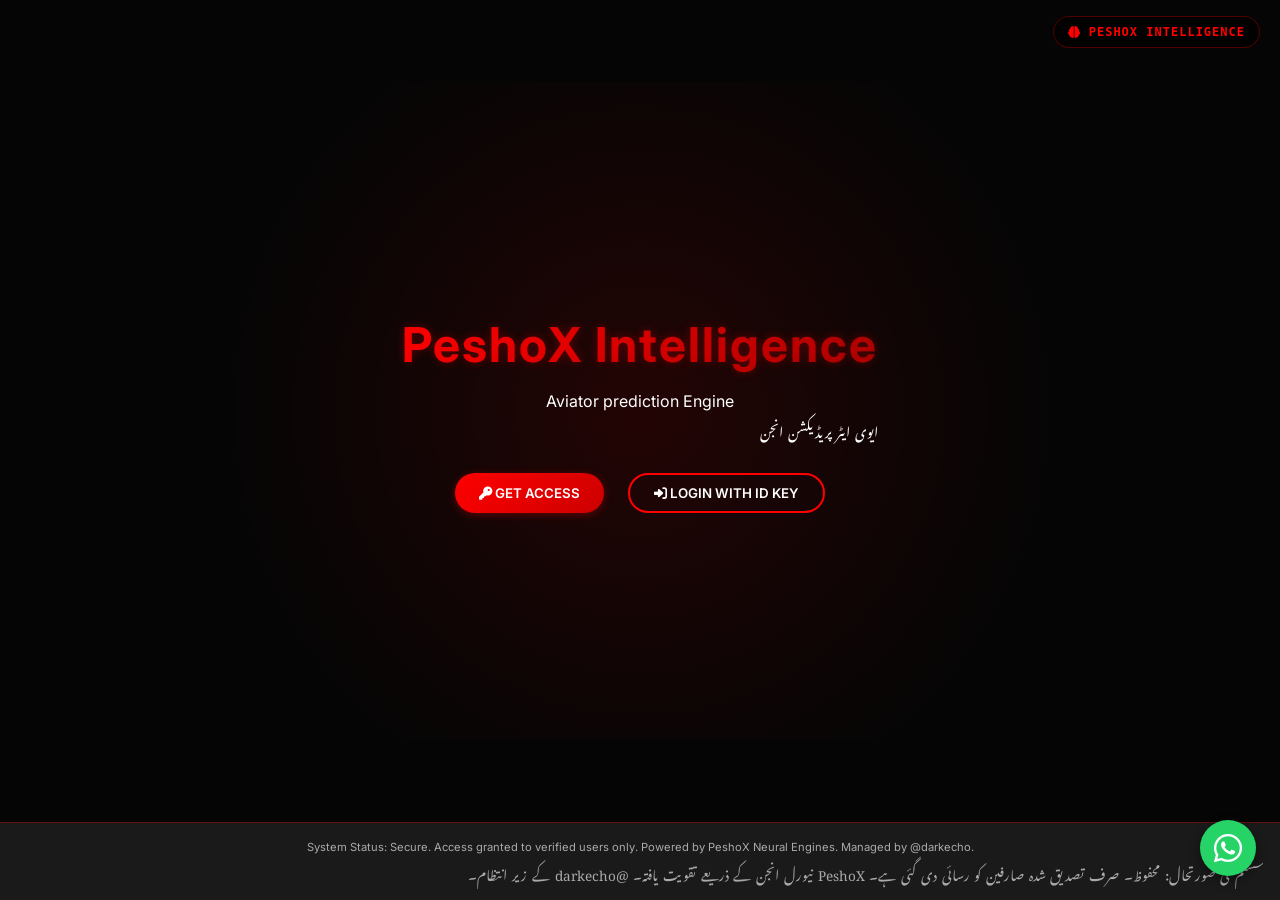
<file: index.html>
<!DOCTYPE html>
<html lang="en">
<head>
    <meta charset="UTF-8">
    <meta name="viewport" content="width=device-width, initial-scale=1.0, user-scalable=yes">
    <title>PeshoX Intelligence| Entry Portal</title>
    <!-- Global assets (absolute paths) -->
    <link rel="stylesheet" href="/assets/css/global.css">
    <link rel="stylesheet" href="https://cdnjs.cloudflare.com/ajax/libs/font-awesome/6.5.1/css/all.min.css">
    <!-- Page-specific CSS -->
    <link rel="stylesheet" href="index.css">
    <!-- Global JS -->
    <script src="/assets/js/global.js" defer></script>
    <!-- Page-specific JS -->
    <script src="index.js" defer></script>
</head>
<body>
    <div class="main-content landing-container">
        <div class="hero-glow"></div>
        <div class="hero-content">
            <h1 class="main-title">PeshoX Intelligence</h1>
            <div class="bilingual">
                <span class="english-text">Aviator prediction Engine</span>
                <span class="urdu-text">ایوی ایٹر پریڈیکشن انجن</span>
            </div>
            <div class="button-group">
                <button id="getAccessBtn" class="btn-primary">
                    <i class="fas fa-key"></i> GET ACCESS
                </button>
                <button id="loginBtn" class="btn-secondary">
                    <i class="fas fa-sign-in-alt"></i> LOGIN WITH ID KEY
                </button>
            </div>
        </div>
    </div>
</body>
</html>
</file>
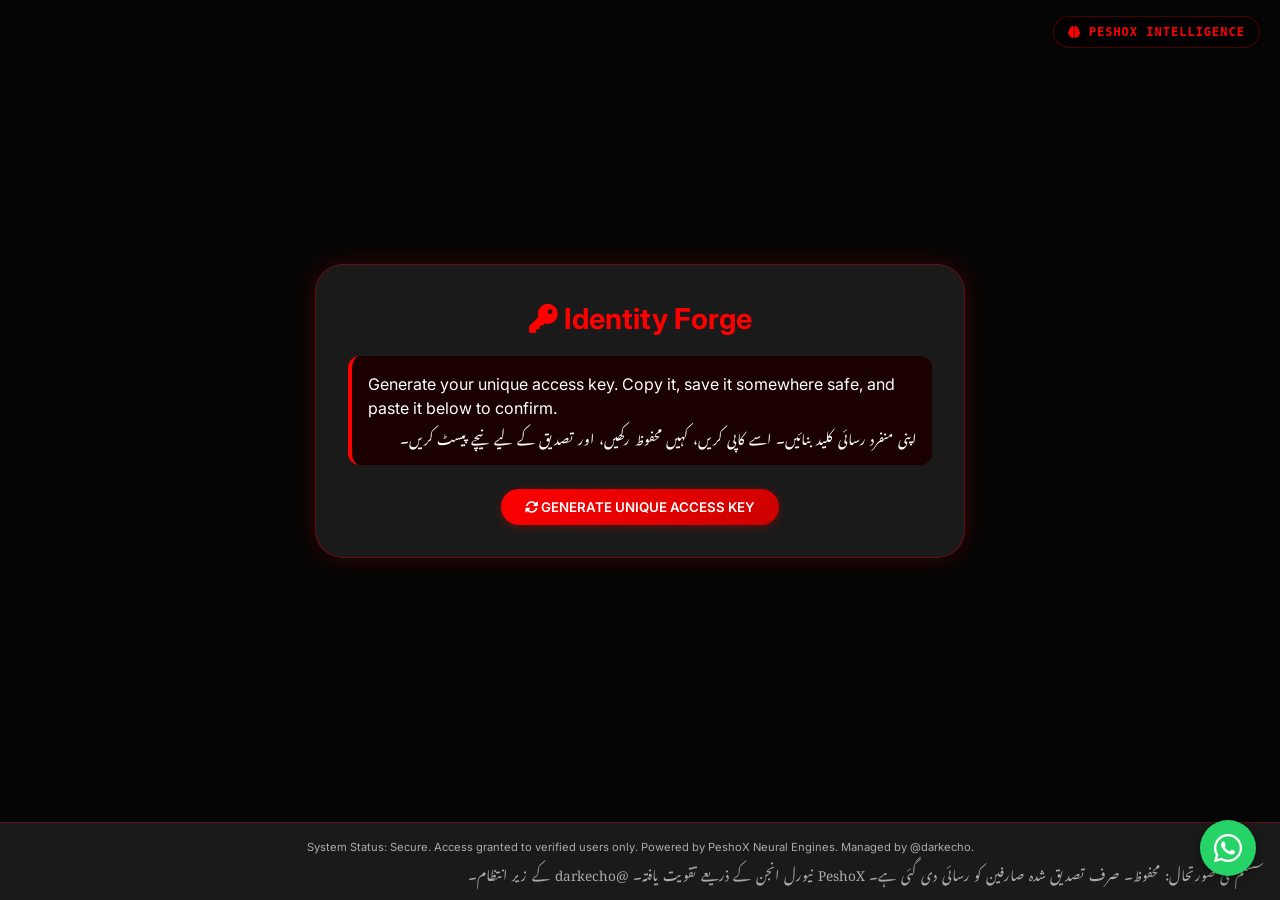
<file: auth/signup.html>
<!DOCTYPE html>
<html lang="en">
<head>
    <meta charset="UTF-8">
    <meta name="viewport" content="width=device-width, initial-scale=1.0, user-scalable=yes">
    <title>PeshoX Intelligence | Key Forge</title>
    <!-- Global assets -->
    <link rel="stylesheet" href="/assets/css/global.css">
    <link rel="stylesheet" href="https://cdnjs.cloudflare.com/ajax/libs/font-awesome/6.5.1/css/all.min.css">
    <!-- Page-specific CSS -->
    <link rel="stylesheet" href="signup.css">
    <!-- Global JS -->
    <script src="/assets/js/global.js" defer></script>
    <!-- Page-specific JS -->
    <script src="signup.js" defer></script>
</head>
<body>
    <div class="main-content signup-container">
        <div class="signup-card">
            <h1><i class="fas fa-key"></i> Identity Forge</h1>

            <!-- Bilingual Instructions -->
            <div class="instructions-box">
                <div class="bilingual">
                    <span class="english-text">Generate your unique access key. Copy it, save it somewhere safe, and paste it below to confirm.</span>
                    <span class="urdu-text">اپنی منفرد رسائی کلید بنائیں۔ اسے کاپی کریں، کہیں محفوظ رکھیں، اور تصدیق کے لیے نیچے پیسٹ کریں۔</span>
                </div>
            </div>

            <!-- Generate Key Button -->
            <button id="generateKeyBtn" class="btn-primary">
                <i class="fas fa-sync-alt"></i> GENERATE UNIQUE ACCESS KEY
            </button>

            <!-- Key Display Area (hidden initially) -->
            <div id="keyDisplayArea" class="key-display-area" style="display: none;">
                <div class="key-box">
                    <code id="generatedKey" class="key-text"></code>
                    <button id="copyKeyBtn" class="btn-small">
                        <i class="fas fa-copy"></i> COPY
                    </button>
                </div>
                <div class="paste-section">
                    <div class="bilingual">
                        <span class="english-text">Confirm your key by pasting it below:</span>
                        <span class="urdu-text">نیچے پیسٹ کر کے اپنی کلید کی تصدیق کریں:</span>
                    </div>
                    <input type="text" id="pasteKeyInput" placeholder="Paste the generated key here..." maxlength="99" autocomplete="off">
                </div>
                <button id="signupSubmitBtn" class="btn-primary" disabled>
                    <i class="fas fa-check-circle"></i> SIGN UP & CONTINUE
                </button>
            </div>
        </div>
    </div>
</body>
</html>
</file>
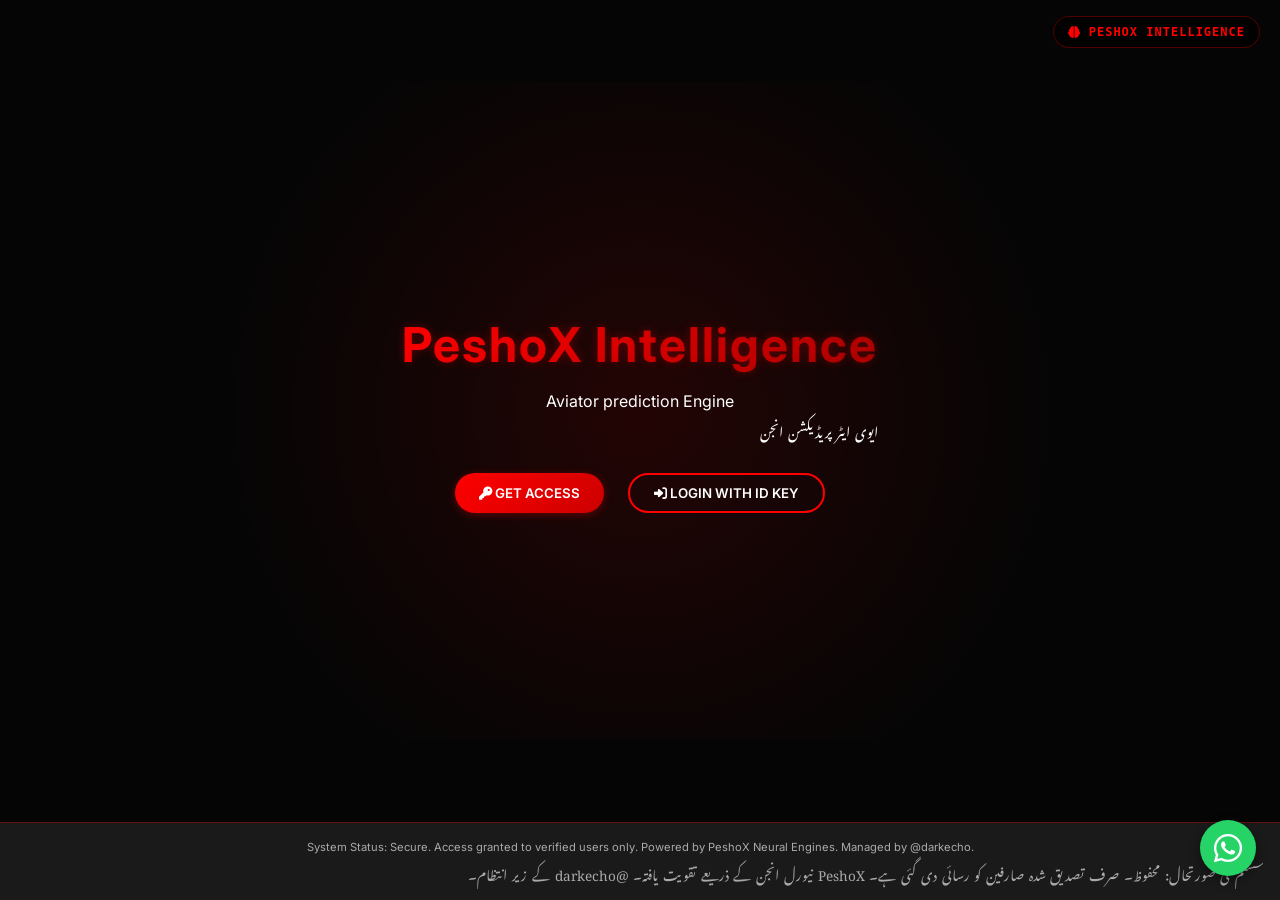
<file: engine/dashboard.html>
<!DOCTYPE html>
<html lang="en">
<head>
    <meta charset="UTF-8">
    <meta name="viewport" content="width=device-width, initial-scale=1.0, user-scalable=yes">
    <title>PeshoX Intelligence | Radar Hub</title>
    <!-- Global assets -->
    <link rel="stylesheet" href="/assets/css/global.css">
    <link rel="stylesheet" href="https://cdnjs.cloudflare.com/ajax/libs/font-awesome/6.5.1/css/all.min.css">
    <!-- Page-specific CSS -->
    <link rel="stylesheet" href="dashboard.css">
    <!-- Global JS -->
    <script src="/assets/js/global.js" defer></script>
    <!-- Page-specific JS -->
    <script src="dashboard.js" defer></script>
</head>
<body>
    <div class="dashboard-container">
        <!-- Top Navigation Bar -->
        <nav class="top-nav">
            <div class="logo-area">
                <i class="fas fa-chart-line"></i>
                <span class="platform-name" id="platformName">Aviator</span>
            </div>
            <div class="user-area">
                <span id="userNameDisplay" class="user-name">Pilot</span>
                <span id="subscriptionBadge" class="badge free">FREE</span>
                <button id="profileBtn" class="icon-btn" title="Profile">
                    <i class="fas fa-user-circle"></i>
                </button>
                <button id="logoutBtn" class="icon-btn" title="Logout">
                    <i class="fas fa-sign-out-alt"></i>
                </button>
            </div>
        </nav>

        <!-- Main Two-Column Layout -->
        <div class="main-dashboard">
            <!-- Left: Radar Canvas -->
            <div class="radar-column">
                <div class="radar-card">
                    <h3><i class="fas fa-satellite-dish"></i> Live Radar Scan</h3>
                    <canvas id="radarCanvas" width="600" height="600"></canvas>
                </div>
            </div>

            <!-- Right: Prediction Controls -->
            <div class="controls-column">
                <div class="multiplier-card">
                    <div class="multiplier-display" id="multiplierDisplay">0.00x</div>
                    <button id="predictBtn" class="predict-btn disabled">
                        <i class="fas fa-chart-simple"></i> GET PREDICTION
                    </button>
                    <div class="status-text bilingual" id="predictStatus">
                        <span class="english-text">Ready to Scan...</span>
                        <span class="urdu-text">اسکین کے لیے تیار...</span>
                    </div>
                    <button id="inviteEarnBtn" class="invite-btn">
                        <i class="fas fa-users"></i> INVITE & EARN
                    </button>
                </div>
            </div>
        </div>

        <!-- Bottom: Log Stream (200+ pre-loaded logs) -->
        <div class="log-stream">
            <div class="panel-header">
                <i class="fas fa-list"></i> Signal Log
            </div>
            <div class="log-container" id="logContainer">
                <!-- Logs will be dynamically loaded -->
            </div>
        </div>
    </div>

    <!-- Centered confirmation modal for logout -->
    <div id="logoutModal" class="modal-overlay" style="display: none;">
        <div class="modal-container">
            <h3><i class="fas fa-question-circle"></i> Confirm Logout</h3>
            <div class="bilingual">
                <span class="english-text">Are you sure you want to logout?</span>
                <span class="urdu-text">کیا آپ واقعی لاگ آؤٹ کرنا چاہتے ہیں؟</span>
            </div>
            <div class="modal-buttons">
                <button id="logoutCancelBtn" class="btn-secondary">Cancel</button>
                <button id="logoutConfirmBtn" class="btn-primary">Logout</button>
            </div>
        </div>
    </div>
</body>
</html>
</file>
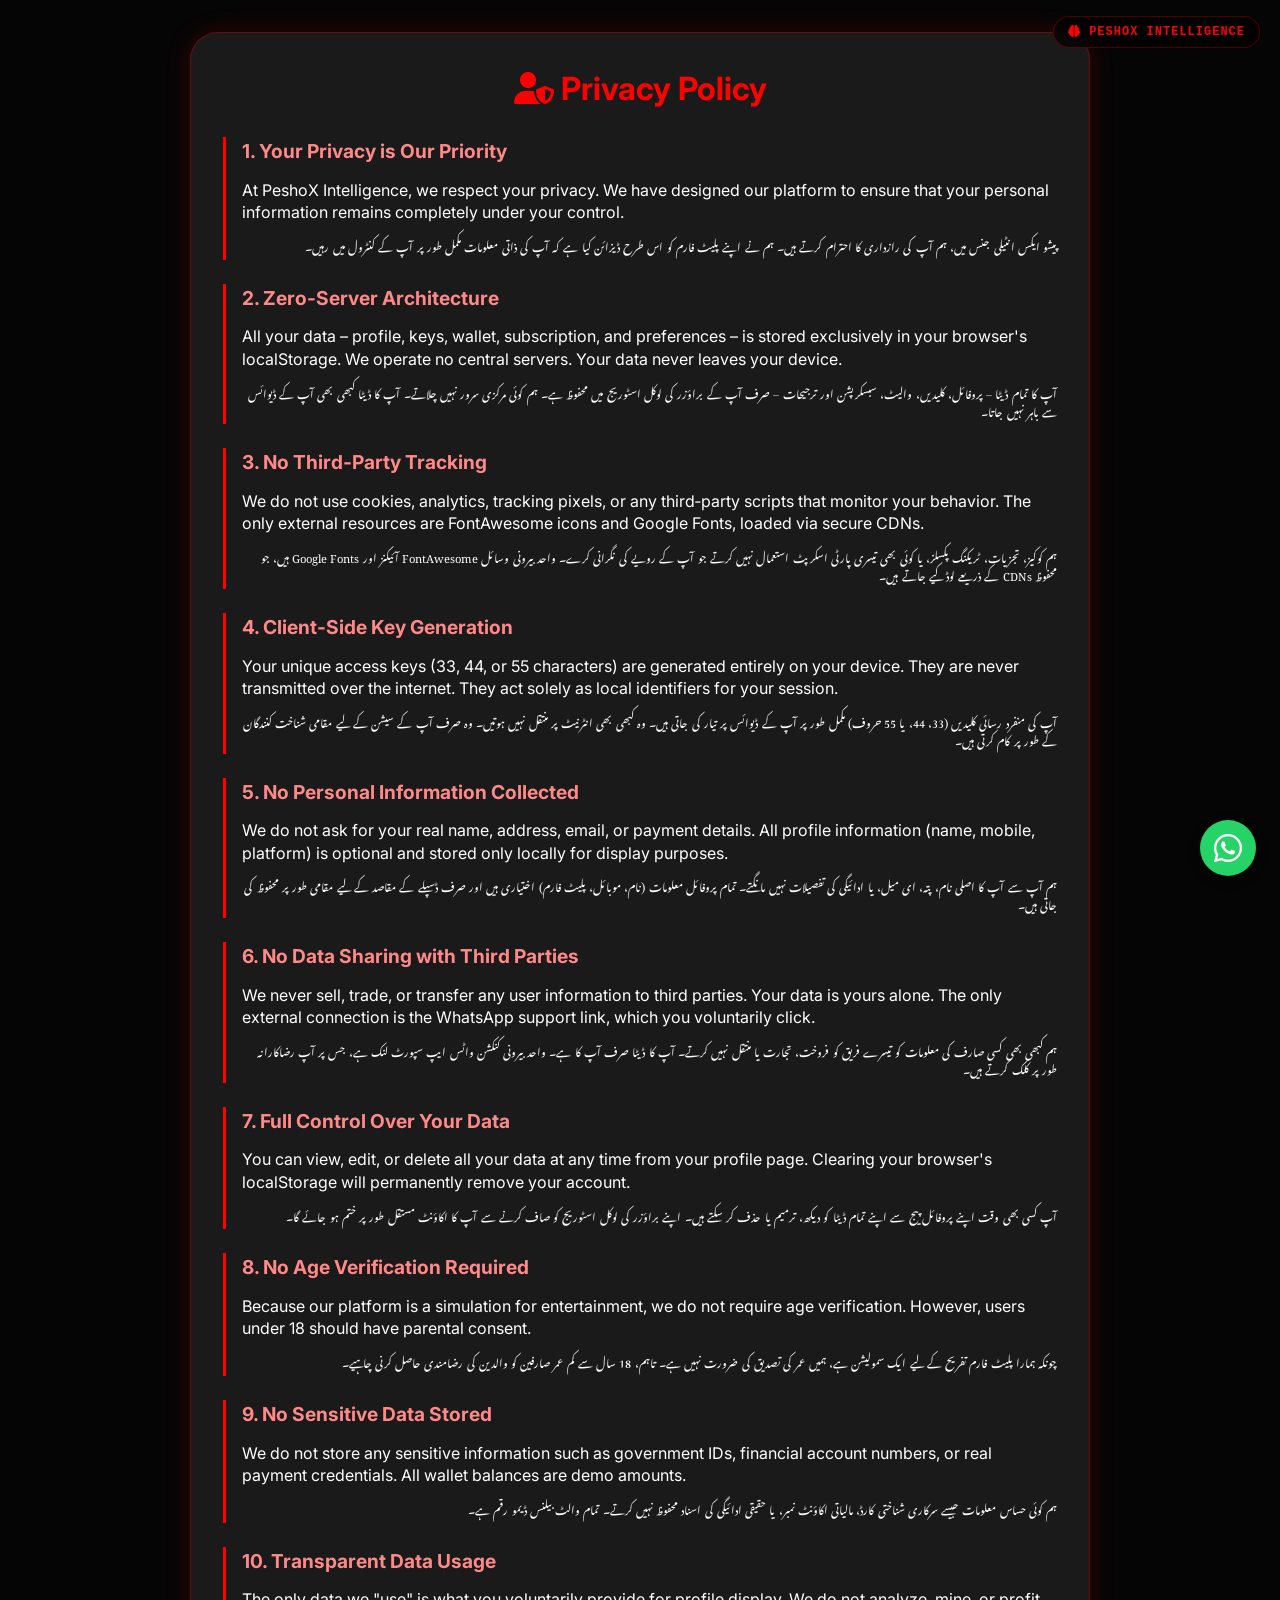
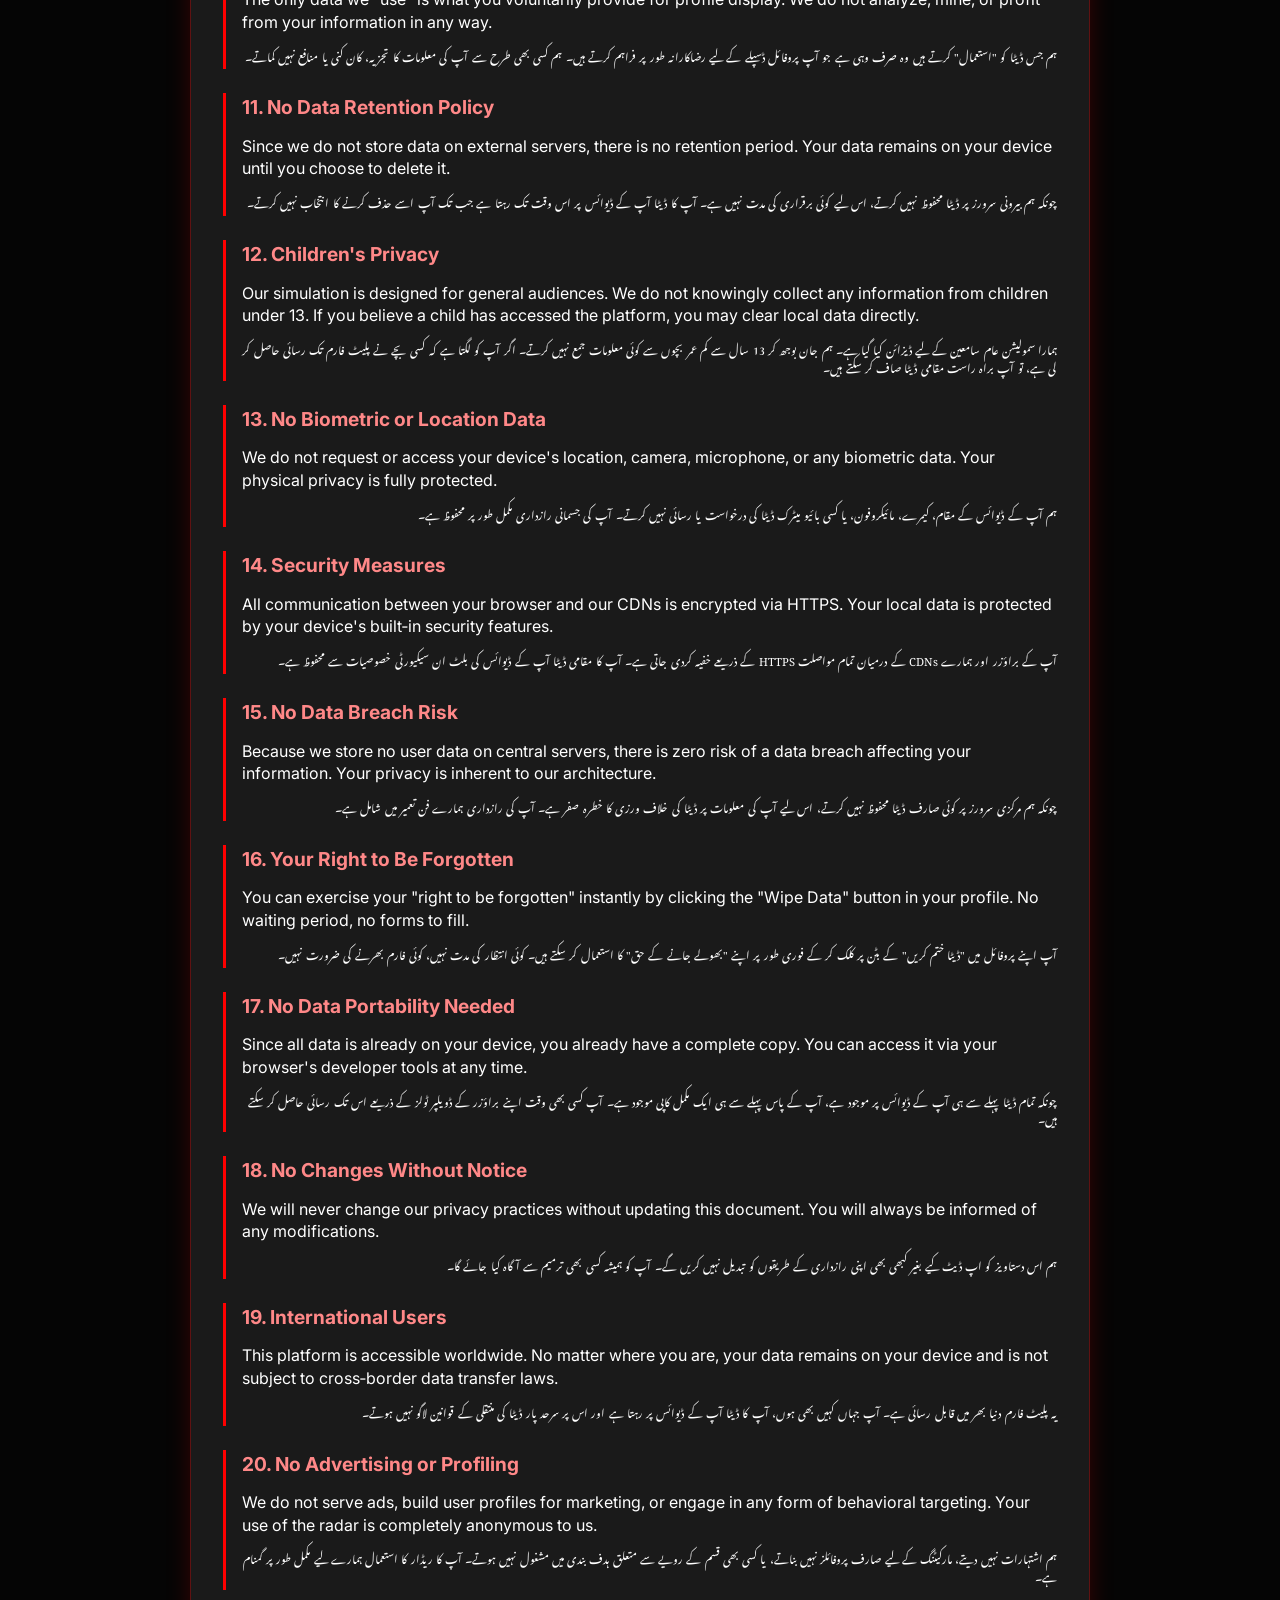
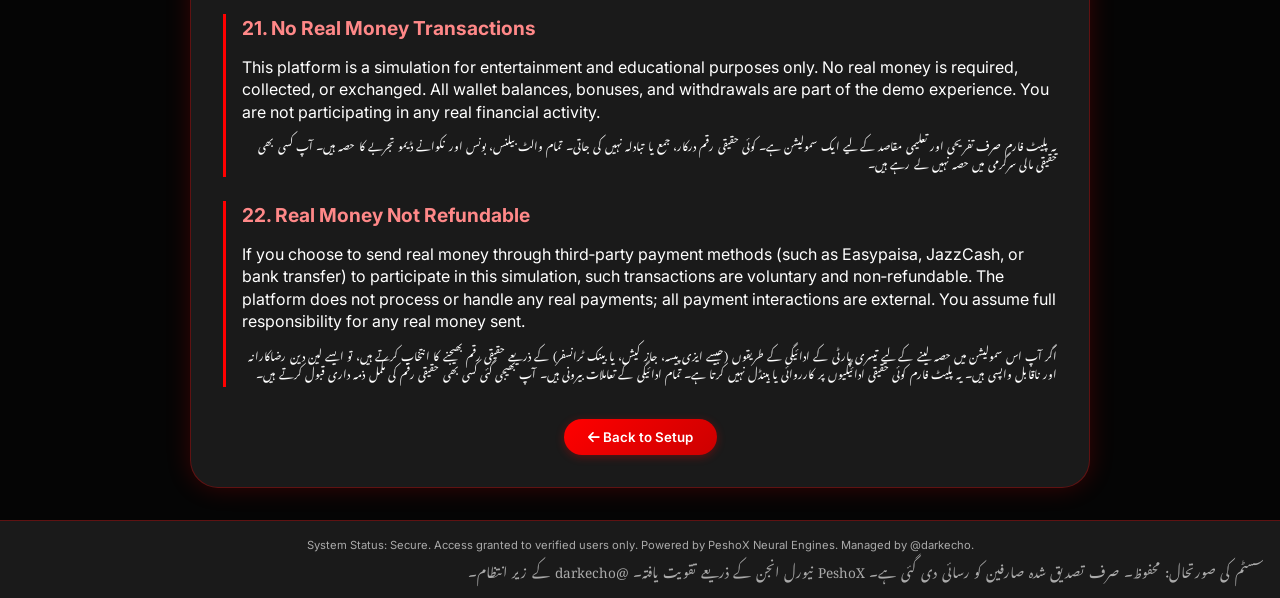
<file: legal/privacy.html>
<!DOCTYPE html>
<html lang="en">
<head>
    <meta charset="UTF-8">
    <meta name="viewport" content="width=device-width, initial-scale=1.0, user-scalable=yes">
    <title>PeshoX Intelligence | Privacy Policy</title>
    <link rel="stylesheet" href="/assets/css/global.css">
    <link rel="stylesheet" href="https://cdnjs.cloudflare.com/ajax/libs/font-awesome/6.5.1/css/all.min.css">
    <link rel="stylesheet" href="/legal/legal.css">
    <script src="/assets/js/global.js" defer></script>
</head>
<body>
    <div class="main-content legal-container">
        <div class="legal-card">
            <h1><i class="fas fa-user-shield"></i> Privacy Policy</h1>
            <div class="legal-content">
                <section>
                    <h2>1. Your Privacy is Our Priority</h2>
                    <div class="bilingual">
                        <p class="english-text">At PeshoX Intelligence, we respect your privacy. We have designed our platform to ensure that your personal information remains completely under your control.</p>
                        <p class="urdu-text">پیشو ایکس انٹیلی جنس میں، ہم آپ کی رازداری کا احترام کرتے ہیں۔ ہم نے اپنے پلیٹ فارم کو اس طرح ڈیزائن کیا ہے کہ آپ کی ذاتی معلومات مکمل طور پر آپ کے کنٹرول میں رہیں۔</p>
                    </div>
                </section>
                <section>
                    <h2>2. Zero‑Server Architecture</h2>
                    <div class="bilingual">
                        <p class="english-text">All your data – profile, keys, wallet, subscription, and preferences – is stored exclusively in your browser's localStorage. We operate no central servers. Your data never leaves your device.</p>
                        <p class="urdu-text">آپ کا تمام ڈیٹا – پروفائل، کلیدیں، والیٹ، سبسکرپشن اور ترجیحات – صرف آپ کے براؤزر کی لوکل اسٹوریج میں محفوظ ہے۔ ہم کوئی مرکزی سرور نہیں چلاتے۔ آپ کا ڈیٹا کبھی بھی آپ کے ڈیوائس سے باہر نہیں جاتا۔</p>
                    </div>
                </section>
                <section>
                    <h2>3. No Third‑Party Tracking</h2>
                    <div class="bilingual">
                        <p class="english-text">We do not use cookies, analytics, tracking pixels, or any third‑party scripts that monitor your behavior. The only external resources are FontAwesome icons and Google Fonts, loaded via secure CDNs.</p>
                        <p class="urdu-text">ہم کوکیز، تجزیات، ٹریکنگ پکسلز، یا کوئی بھی تیسری پارٹی اسکرپٹ استعمال نہیں کرتے جو آپ کے رویے کی نگرانی کرے۔ واحد بیرونی وسائل FontAwesome آئیکنز اور Google Fonts ہیں، جو محفوظ CDNs کے ذریعے لوڈ کیے جاتے ہیں۔</p>
                    </div>
                </section>
                <section>
                    <h2>4. Client‑Side Key Generation</h2>
                    <div class="bilingual">
                        <p class="english-text">Your unique access keys (33, 44, or 55 characters) are generated entirely on your device. They are never transmitted over the internet. They act solely as local identifiers for your session.</p>
                        <p class="urdu-text">آپ کی منفرد رسائی کلیدیں (33، 44، یا 55 حروف) مکمل طور پر آپ کے ڈیوائس پر تیار کی جاتی ہیں۔ وہ کبھی بھی انٹرنیٹ پر منتقل نہیں ہوتیں۔ وہ صرف آپ کے سیشن کے لیے مقامی شناخت کنندگان کے طور پر کام کرتی ہیں۔</p>
                    </div>
                </section>
                <section>
                    <h2>5. No Personal Information Collected</h2>
                    <div class="bilingual">
                        <p class="english-text">We do not ask for your real name, address, email, or payment details. All profile information (name, mobile, platform) is optional and stored only locally for display purposes.</p>
                        <p class="urdu-text">ہم آپ سے آپ کا اصلی نام، پتہ، ای میل، یا ادائیگی کی تفصیلات نہیں مانگتے۔ تمام پروفائل معلومات (نام، موبائل، پلیٹ فارم) اختیاری ہیں اور صرف ڈسپلے کے مقاصد کے لیے مقامی طور پر محفوظ کی جاتی ہیں۔</p>
                    </div>
                </section>
                <section>
                    <h2>6. No Data Sharing with Third Parties</h2>
                    <div class="bilingual">
                        <p class="english-text">We never sell, trade, or transfer any user information to third parties. Your data is yours alone. The only external connection is the WhatsApp support link, which you voluntarily click.</p>
                        <p class="urdu-text">ہم کبھی بھی کسی صارف کی معلومات کو تیسرے فریق کو فروخت، تجارت یا منتقل نہیں کرتے۔ آپ کا ڈیٹا صرف آپ کا ہے۔ واحد بیرونی کنکشن واٹس ایپ سپورٹ لنک ہے، جس پر آپ رضاکارانہ طور پر کلک کرتے ہیں۔</p>
                    </div>
                </section>
                <section>
                    <h2>7. Full Control Over Your Data</h2>
                    <div class="bilingual">
                        <p class="english-text">You can view, edit, or delete all your data at any time from your profile page. Clearing your browser's localStorage will permanently remove your account.</p>
                        <p class="urdu-text">آپ کسی بھی وقت اپنے پروفائل پیج سے اپنے تمام ڈیٹا کو دیکھ، ترمیم یا حذف کر سکتے ہیں۔ اپنے براؤزر کی لوکل اسٹوریج کو صاف کرنے سے آپ کا اکاؤنٹ مستقل طور پر ختم ہو جائے گا۔</p>
                    </div>
                </section>
                <section>
                    <h2>8. No Age Verification Required</h2>
                    <div class="bilingual">
                        <p class="english-text">Because our platform is a simulation for entertainment, we do not require age verification. However, users under 18 should have parental consent.</p>
                        <p class="urdu-text">چونکہ ہمارا پلیٹ فارم تفریح کے لیے ایک سمولیشن ہے، ہمیں عمر کی تصدیق کی ضرورت نہیں ہے۔ تاہم، 18 سال سے کم عمر صارفین کو والدین کی رضامندی حاصل کرنی چاہیے۔</p>
                    </div>
                </section>
                <section>
                    <h2>9. No Sensitive Data Stored</h2>
                    <div class="bilingual">
                        <p class="english-text">We do not store any sensitive information such as government IDs, financial account numbers, or real payment credentials. All wallet balances are demo amounts.</p>
                        <p class="urdu-text">ہم کوئی حساس معلومات جیسے سرکاری شناختی کارڈ، مالیاتی اکاؤنٹ نمبر، یا حقیقی ادائیگی کی اسناد محفوظ نہیں کرتے۔ تمام والٹ بیلنس ڈیمو رقم ہے۔</p>
                    </div>
                </section>
                <section>
                    <h2>10. Transparent Data Usage</h2>
                    <div class="bilingual">
                        <p class="english-text">The only data we "use" is what you voluntarily provide for profile display. We do not analyze, mine, or profit from your information in any way.</p>
                        <p class="urdu-text">ہم جس ڈیٹا کو "استعمال" کرتے ہیں وہ صرف وہی ہے جو آپ پروفائل ڈسپلے کے لیے رضاکارانہ طور پر فراہم کرتے ہیں۔ ہم کسی بھی طرح سے آپ کی معلومات کا تجزیہ، کان کنی یا منافع نہیں کماتے۔</p>
                    </div>
                </section>
                <section>
                    <h2>11. No Data Retention Policy</h2>
                    <div class="bilingual">
                        <p class="english-text">Since we do not store data on external servers, there is no retention period. Your data remains on your device until you choose to delete it.</p>
                        <p class="urdu-text">چونکہ ہم بیرونی سرورز پر ڈیٹا محفوظ نہیں کرتے، اس لیے کوئی برقراری کی مدت نہیں ہے۔ آپ کا ڈیٹا آپ کے ڈیوائس پر اس وقت تک رہتا ہے جب تک آپ اسے حذف کرنے کا انتخاب نہیں کرتے۔</p>
                    </div>
                </section>
                <section>
                    <h2>12. Children's Privacy</h2>
                    <div class="bilingual">
                        <p class="english-text">Our simulation is designed for general audiences. We do not knowingly collect any information from children under 13. If you believe a child has accessed the platform, you may clear local data directly.</p>
                        <p class="urdu-text">ہمارا سمولیشن عام سامعین کے لیے ڈیزائن کیا گیا ہے۔ ہم جان بوجھ کر 13 سال سے کم عمر بچوں سے کوئی معلومات جمع نہیں کرتے۔ اگر آپ کو لگتا ہے کہ کسی بچے نے پلیٹ فارم تک رسائی حاصل کر لی ہے، تو آپ براہ راست مقامی ڈیٹا صاف کر سکتے ہیں۔</p>
                    </div>
                </section>
                <section>
                    <h2>13. No Biometric or Location Data</h2>
                    <div class="bilingual">
                        <p class="english-text">We do not request or access your device's location, camera, microphone, or any biometric data. Your physical privacy is fully protected.</p>
                        <p class="urdu-text">ہم آپ کے ڈیوائس کے مقام، کیمرے، مائیکروفون، یا کسی بائیو میٹرک ڈیٹا کی درخواست یا رسائی نہیں کرتے۔ آپ کی جسمانی رازداری مکمل طور پر محفوظ ہے۔</p>
                    </div>
                </section>
                <section>
                    <h2>14. Security Measures</h2>
                    <div class="bilingual">
                        <p class="english-text">All communication between your browser and our CDNs is encrypted via HTTPS. Your local data is protected by your device's built‑in security features.</p>
                        <p class="urdu-text">آپ کے براؤزر اور ہمارے CDNs کے درمیان تمام مواصلت HTTPS کے ذریعے خفیہ کردی جاتی ہے۔ آپ کا مقامی ڈیٹا آپ کے ڈیوائس کی بلٹ ان سیکیورٹی خصوصیات سے محفوظ ہے۔</p>
                    </div>
                </section>
                <section>
                    <h2>15. No Data Breach Risk</h2>
                    <div class="bilingual">
                        <p class="english-text">Because we store no user data on central servers, there is zero risk of a data breach affecting your information. Your privacy is inherent to our architecture.</p>
                        <p class="urdu-text">چونکہ ہم مرکزی سرورز پر کوئی صارف ڈیٹا محفوظ نہیں کرتے، اس لیے آپ کی معلومات پر ڈیٹا کی خلاف ورزی کا خطرہ صفر ہے۔ آپ کی رازداری ہمارے فن تعمیر میں شامل ہے۔</p>
                    </div>
                </section>
                <section>
                    <h2>16. Your Right to Be Forgotten</h2>
                    <div class="bilingual">
                        <p class="english-text">You can exercise your "right to be forgotten" instantly by clicking the "Wipe Data" button in your profile. No waiting period, no forms to fill.</p>
                        <p class="urdu-text">آپ اپنے پروفائل میں "ڈیٹا ختم کریں" کے بٹن پر کلک کر کے فوری طور پر اپنے "بھولے جانے کے حق" کا استعمال کر سکتے ہیں۔ کوئی انتظار کی مدت نہیں، کوئی فارم بھرنے کی ضرورت نہیں۔</p>
                    </div>
                </section>
                <section>
                    <h2>17. No Data Portability Needed</h2>
                    <div class="bilingual">
                        <p class="english-text">Since all data is already on your device, you already have a complete copy. You can access it via your browser's developer tools at any time.</p>
                        <p class="urdu-text">چونکہ تمام ڈیٹا پہلے سے ہی آپ کے ڈیوائس پر موجود ہے، آپ کے پاس پہلے سے ہی ایک مکمل کاپی موجود ہے۔ آپ کسی بھی وقت اپنے براؤزر کے ڈویلپر ٹولز کے ذریعے اس تک رسائی حاصل کر سکتے ہیں۔</p>
                    </div>
                </section>
                <section>
                    <h2>18. No Changes Without Notice</h2>
                    <div class="bilingual">
                        <p class="english-text">We will never change our privacy practices without updating this document. You will always be informed of any modifications.</p>
                        <p class="urdu-text">ہم اس دستاویز کو اپ ڈیٹ کیے بغیر کبھی بھی اپنی رازداری کے طریقوں کو تبدیل نہیں کریں گے۔ آپ کو ہمیشہ کسی بھی ترمیم سے آگاہ کیا جائے گا۔</p>
                    </div>
                </section>
                <section>
                    <h2>19. International Users</h2>
                    <div class="bilingual">
                        <p class="english-text">This platform is accessible worldwide. No matter where you are, your data remains on your device and is not subject to cross‑border data transfer laws.</p>
                        <p class="urdu-text">یہ پلیٹ فارم دنیا بھر میں قابل رسائی ہے۔ آپ جہاں کہیں بھی ہوں، آپ کا ڈیٹا آپ کے ڈیوائس پر رہتا ہے اور اس پر سرحد پار ڈیٹا کی منتقلی کے قوانین لاگو نہیں ہوتے۔</p>
                    </div>
                </section>
                <section>
                    <h2>20. No Advertising or Profiling</h2>
                    <div class="bilingual">
                        <p class="english-text">We do not serve ads, build user profiles for marketing, or engage in any form of behavioral targeting. Your use of the radar is completely anonymous to us.</p>
                        <p class="urdu-text">ہم اشتہارات نہیں دیتے، مارکیٹنگ کے لیے صارف پروفائلز نہیں بناتے، یا کسی بھی قسم کے رویے سے متعلق ہدف بندی میں مشغول نہیں ہوتے۔ آپ کا ریڈار کا استعمال ہمارے لیے مکمل طور پر گمنام ہے۔</p>
                    </div>
                </section>

                <!-- Important Disclaimers about Real Money -->
                <section>
                    <h2>21. No Real Money Transactions</h2>
                    <div class="bilingual">
                        <p class="english-text">This platform is a simulation for entertainment and educational purposes only. No real money is required, collected, or exchanged. All wallet balances, bonuses, and withdrawals are part of the demo experience. You are not participating in any real financial activity.</p>
                        <p class="urdu-text">یہ پلیٹ فارم صرف تفریحی اور تعلیمی مقاصد کے لیے ایک سمولیشن ہے۔ کوئی حقیقی رقم درکار، جمع یا تبادلہ نہیں کی جاتی۔ تمام والٹ بیلنس، بونس اور نکوانے ڈیمو تجربے کا حصہ ہیں۔ آپ کسی بھی حقیقی مالی سرگرمی میں حصہ نہیں لے رہے ہیں۔</p>
                    </div>
                </section>
                <section>
                    <h2>22. Real Money Not Refundable</h2>
                    <div class="bilingual">
                        <p class="english-text">If you choose to send real money through third‑party payment methods (such as Easypaisa, JazzCash, or bank transfer) to participate in this simulation, such transactions are voluntary and non‑refundable. The platform does not process or handle any real payments; all payment interactions are external. You assume full responsibility for any real money sent.</p>
                        <p class="urdu-text">اگر آپ اس سمولیشن میں حصہ لینے کے لیے تیسری پارٹی کے ادائیگی کے طریقوں (جیسے ایزی پیسہ، جاز کیش، یا بینک ٹرانسفر) کے ذریعے حقیقی رقم بھیجنے کا انتخاب کرتے ہیں، تو ایسے لین دین رضاکارانہ اور ناقابل واپسی ہیں۔ یہ پلیٹ فارم کوئی حقیقی ادائیگیوں پر کارروائی یا ہینڈل نہیں کرتا ہے۔ تمام ادائیگی کے تعاملات بیرونی ہیں۔ آپ بھیجی گئی کسی بھی حقیقی رقم کی مکمل ذمہ داری قبول کرتے ہیں۔</p>
                    </div>
                </section>
            </div>
            <div class="legal-footer">
                <button id="backToSetupBtn" class="btn-primary"><i class="fas fa-arrow-left"></i> Back to Setup</button>
            </div>
        </div>
    </div>
    <script>
        document.getElementById('backToSetupBtn').addEventListener('click', () => {
            window.location.href = '/setup/profile-setup.html';
        });
    </script>
</body>
                            </html>
</file>
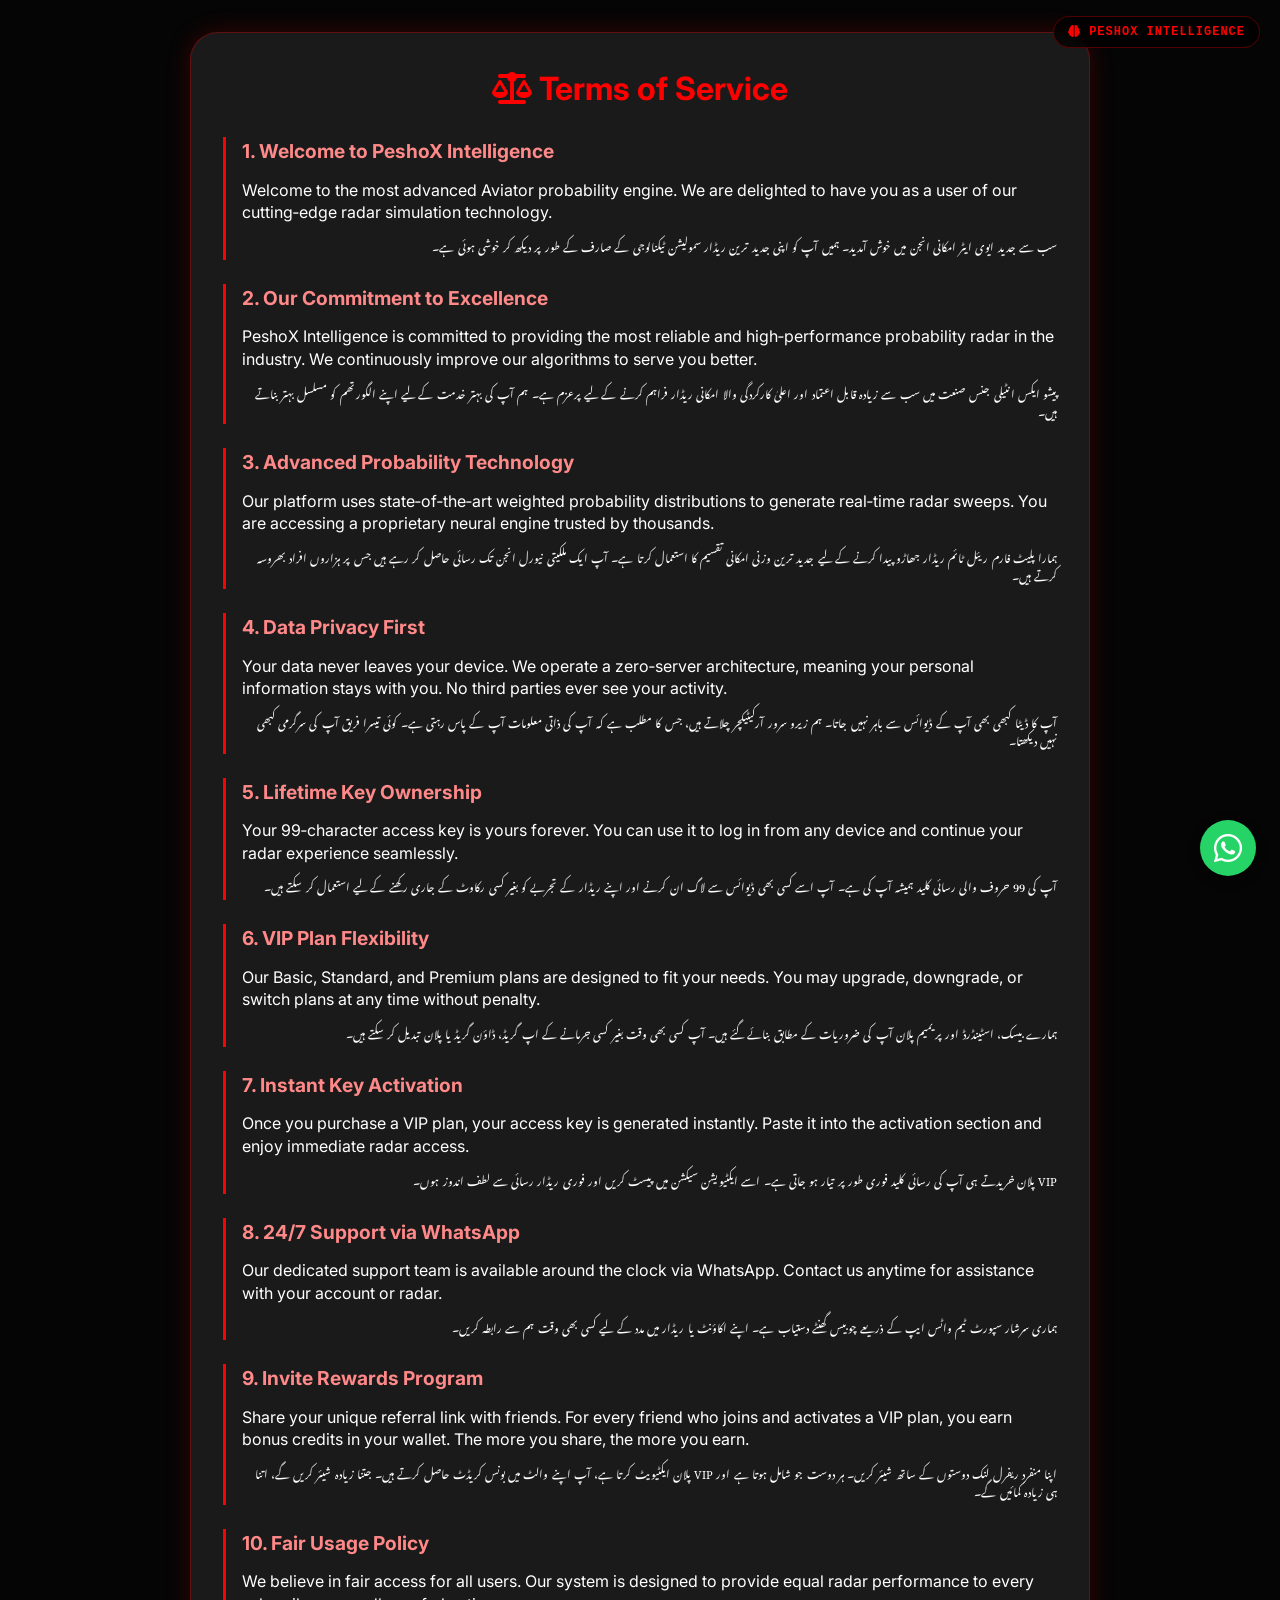
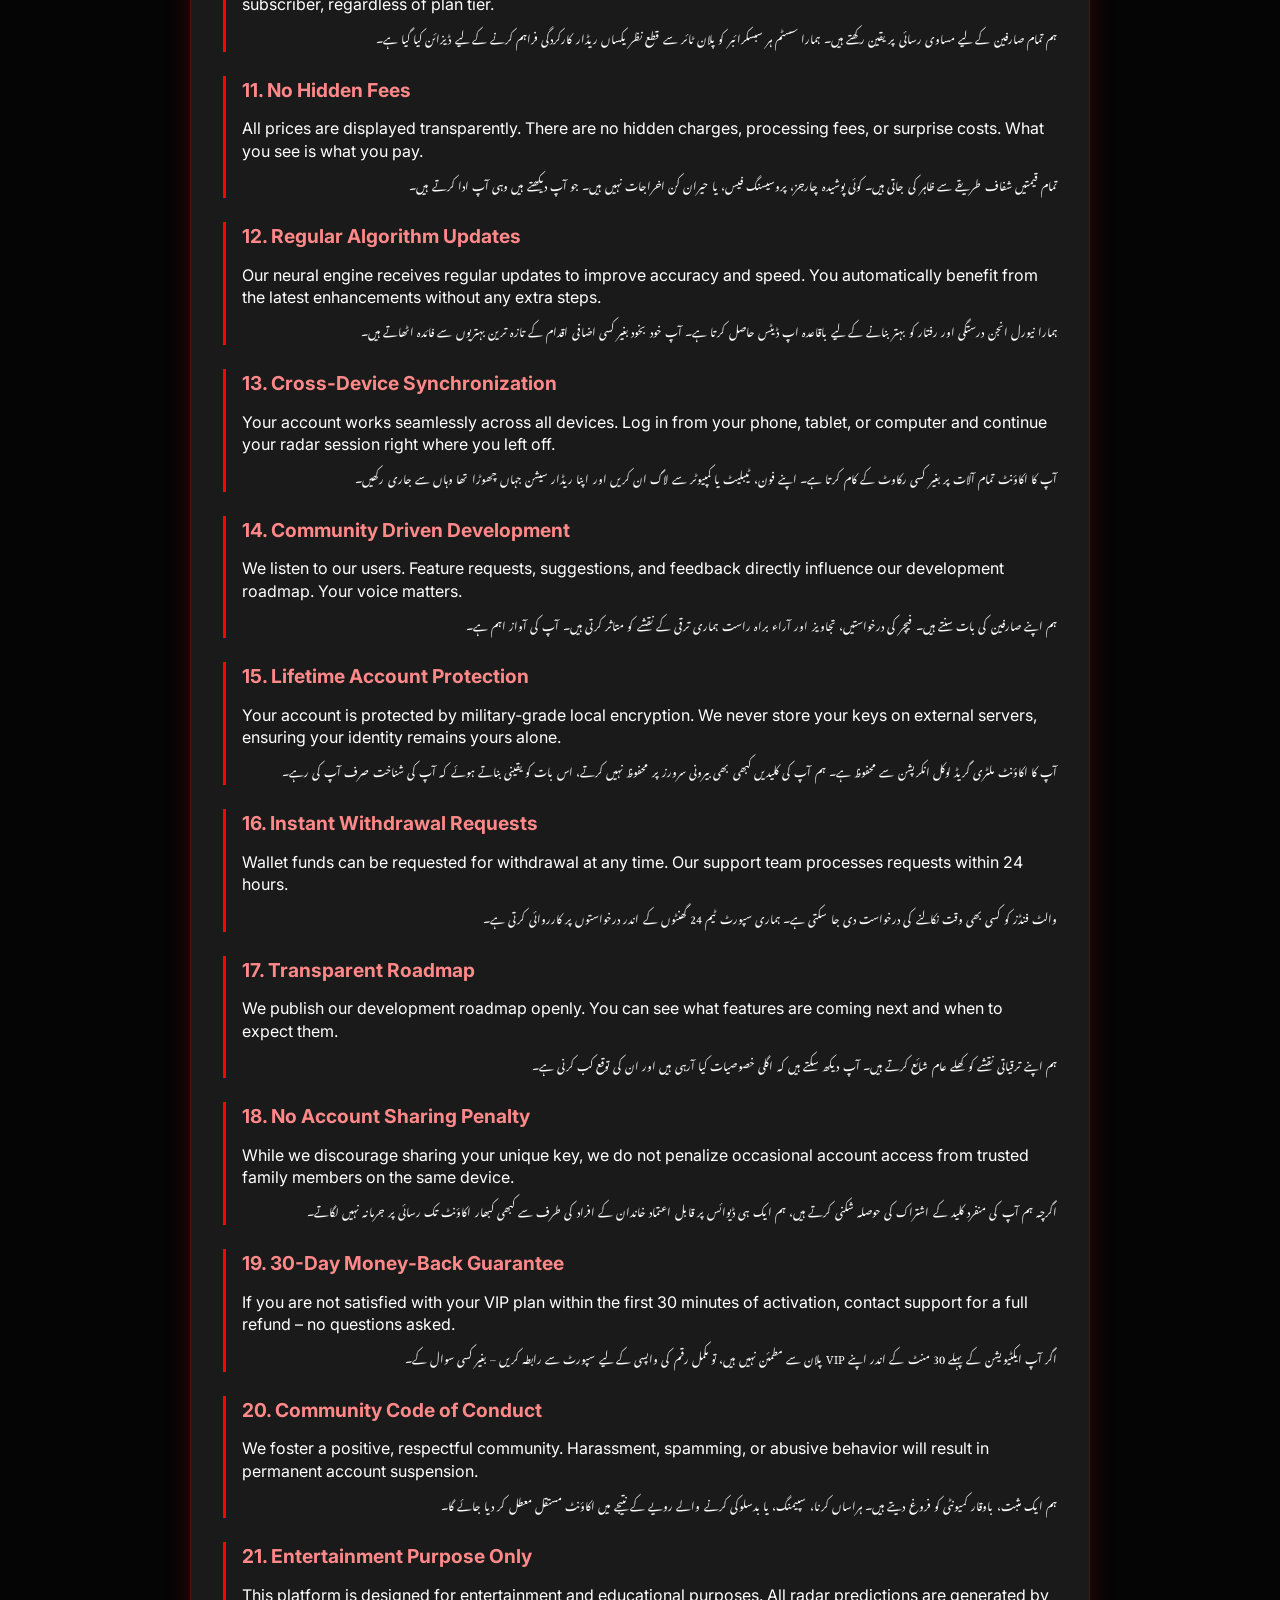
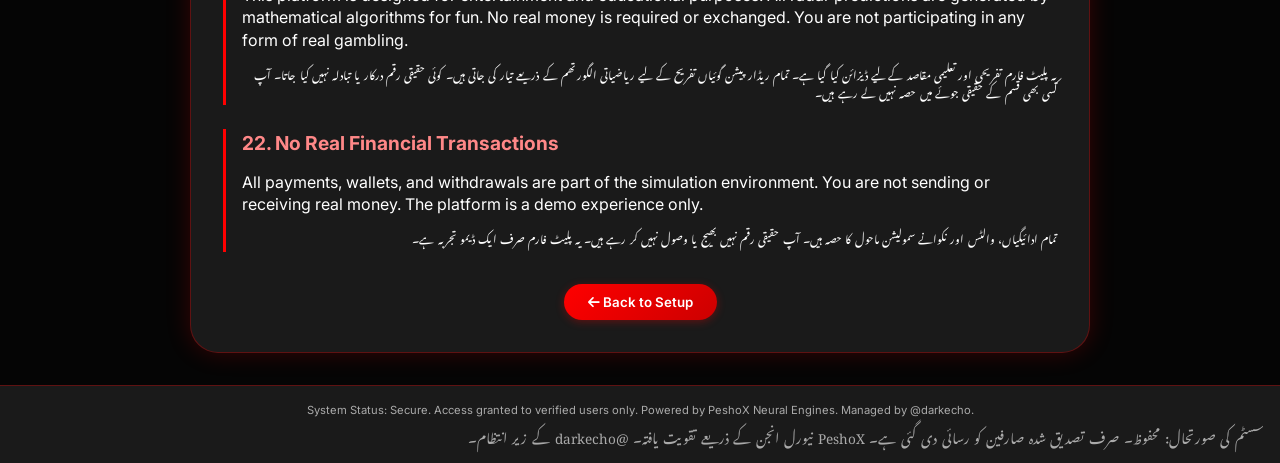
<file: legal/terms.html>
<!DOCTYPE html>
<html lang="en">
<head>
    <meta charset="UTF-8">
    <meta name="viewport" content="width=device-width, initial-scale=1.0, user-scalable=yes">
    <title>PeshoX Intelligence | Terms of Service</title>
    <link rel="stylesheet" href="/assets/css/global.css">
    <link rel="stylesheet" href="https://cdnjs.cloudflare.com/ajax/libs/font-awesome/6.5.1/css/all.min.css">
    <link rel="stylesheet" href="/legal/legal.css">
    <script src="/assets/js/global.js" defer></script>
</head>
<body>
    <div class="main-content legal-container">
        <div class="legal-card">
            <h1><i class="fas fa-scale-balanced"></i> Terms of Service</h1>
            <div class="legal-content">
                <!-- 20+ positive terms about the website -->
                <section>
                    <h2>1. Welcome to PeshoX Intelligence</h2>
                    <div class="bilingual">
                        <p class="english-text">Welcome to the most advanced Aviator probability engine. We are delighted to have you as a user of our cutting‑edge radar simulation technology.</p>
                        <p class="urdu-text">سب سے جدید ایوی ایٹر امکانی انجن میں خوش آمدید۔ ہمیں آپ کو اپنی جدید ترین ریڈار سمولیشن ٹیکنالوجی کے صارف کے طور پر دیکھ کر خوشی ہوئی ہے۔</p>
                    </div>
                </section>
                <section>
                    <h2>2. Our Commitment to Excellence</h2>
                    <div class="bilingual">
                        <p class="english-text">PeshoX Intelligence is committed to providing the most reliable and high‑performance probability radar in the industry. We continuously improve our algorithms to serve you better.</p>
                        <p class="urdu-text">پیشو ایکس انٹیلی جنس صنعت میں سب سے زیادہ قابل اعتماد اور اعلیٰ کارکردگی والا امکانی ریڈار فراہم کرنے کے لیے پرعزم ہے۔ ہم آپ کی بہتر خدمت کے لیے اپنے الگورتھم کو مسلسل بہتر بناتے ہیں۔</p>
                    </div>
                </section>
                <section>
                    <h2>3. Advanced Probability Technology</h2>
                    <div class="bilingual">
                        <p class="english-text">Our platform uses state‑of‑the‑art weighted probability distributions to generate real‑time radar sweeps. You are accessing a proprietary neural engine trusted by thousands.</p>
                        <p class="urdu-text">ہمارا پلیٹ فارم ریئل ٹائم ریڈار جھاڑو پیدا کرنے کے لیے جدید ترین وزنی امکانی تقسیم کا استعمال کرتا ہے۔ آپ ایک ملکیتی نیورل انجن تک رسائی حاصل کر رہے ہیں جس پر ہزاروں افراد بھروسہ کرتے ہیں۔</p>
                    </div>
                </section>
                <section>
                    <h2>4. Data Privacy First</h2>
                    <div class="bilingual">
                        <p class="english-text">Your data never leaves your device. We operate a zero‑server architecture, meaning your personal information stays with you. No third parties ever see your activity.</p>
                        <p class="urdu-text">آپ کا ڈیٹا کبھی بھی آپ کے ڈیوائس سے باہر نہیں جاتا۔ ہم زیرو سرور آرکیٹیکچر چلاتے ہیں، جس کا مطلب ہے کہ آپ کی ذاتی معلومات آپ کے پاس رہتی ہے۔ کوئی تیسرا فریق آپ کی سرگرمی کبھی نہیں دیکھتا۔</p>
                    </div>
                </section>
                <section>
                    <h2>5. Lifetime Key Ownership</h2>
                    <div class="bilingual">
                        <p class="english-text">Your 99‑character access key is yours forever. You can use it to log in from any device and continue your radar experience seamlessly.</p>
                        <p class="urdu-text">آپ کی 99 حروف والی رسائی کلید ہمیشہ آپ کی ہے۔ آپ اسے کسی بھی ڈیوائس سے لاگ ان کرنے اور اپنے ریڈار کے تجربے کو بغیر کسی رکاوٹ کے جاری رکھنے کے لیے استعمال کر سکتے ہیں۔</p>
                    </div>
                </section>
                <section>
                    <h2>6. VIP Plan Flexibility</h2>
                    <div class="bilingual">
                        <p class="english-text">Our Basic, Standard, and Premium plans are designed to fit your needs. You may upgrade, downgrade, or switch plans at any time without penalty.</p>
                        <p class="urdu-text">ہمارے بیسک، اسٹینڈرڈ اور پریمیم پلان آپ کی ضروریات کے مطابق بنائے گئے ہیں۔ آپ کسی بھی وقت بغیر کسی جرمانے کے اپ گریڈ، ڈاؤن گریڈ یا پلان تبدیل کر سکتے ہیں۔</p>
                    </div>
                </section>
                <section>
                    <h2>7. Instant Key Activation</h2>
                    <div class="bilingual">
                        <p class="english-text">Once you purchase a VIP plan, your access key is generated instantly. Paste it into the activation section and enjoy immediate radar access.</p>
                        <p class="urdu-text">VIP پلان خریدتے ہی آپ کی رسائی کلید فوری طور پر تیار ہو جاتی ہے۔ اسے ایکٹیویشن سیکشن میں پیسٹ کریں اور فوری ریڈار رسائی سے لطف اندوز ہوں۔</p>
                    </div>
                </section>
                <section>
                    <h2>8. 24/7 Support via WhatsApp</h2>
                    <div class="bilingual">
                        <p class="english-text">Our dedicated support team is available around the clock via WhatsApp. Contact us anytime for assistance with your account or radar.</p>
                        <p class="urdu-text">ہماری سرشار سپورٹ ٹیم واٹس ایپ کے ذریعے چوبیس گھنٹے دستیاب ہے۔ اپنے اکاؤنٹ یا ریڈار میں مدد کے لیے کسی بھی وقت ہم سے رابطہ کریں۔</p>
                    </div>
                </section>
                <section>
                    <h2>9. Invite Rewards Program</h2>
                    <div class="bilingual">
                        <p class="english-text">Share your unique referral link with friends. For every friend who joins and activates a VIP plan, you earn bonus credits in your wallet. The more you share, the more you earn.</p>
                        <p class="urdu-text">اپنا منفرد ریفرل لنک دوستوں کے ساتھ شیئر کریں۔ ہر دوست جو شامل ہوتا ہے اور VIP پلان ایکٹیویٹ کرتا ہے، آپ اپنے والٹ میں بونس کریڈٹ حاصل کرتے ہیں۔ جتنا زیادہ شیئر کریں گے، اتنا ہی زیادہ کمائیں گے۔</p>
                    </div>
                </section>
                <section>
                    <h2>10. Fair Usage Policy</h2>
                    <div class="bilingual">
                        <p class="english-text">We believe in fair access for all users. Our system is designed to provide equal radar performance to every subscriber, regardless of plan tier.</p>
                        <p class="urdu-text">ہم تمام صارفین کے لیے مساوی رسائی پر یقین رکھتے ہیں۔ ہمارا سسٹم ہر سبسکرائبر کو پلان ٹائر سے قطع نظر یکساں ریڈار کارکردگی فراہم کرنے کے لیے ڈیزائن کیا گیا ہے۔</p>
                    </div>
                </section>
                <section>
                    <h2>11. No Hidden Fees</h2>
                    <div class="bilingual">
                        <p class="english-text">All prices are displayed transparently. There are no hidden charges, processing fees, or surprise costs. What you see is what you pay.</p>
                        <p class="urdu-text">تمام قیمتیں شفاف طریقے سے ظاہر کی جاتی ہیں۔ کوئی پوشیدہ چارجز، پروسیسنگ فیس، یا حیران کن اخراجات نہیں ہیں۔ جو آپ دیکھتے ہیں وہی آپ ادا کرتے ہیں۔</p>
                    </div>
                </section>
                <section>
                    <h2>12. Regular Algorithm Updates</h2>
                    <div class="bilingual">
                        <p class="english-text">Our neural engine receives regular updates to improve accuracy and speed. You automatically benefit from the latest enhancements without any extra steps.</p>
                        <p class="urdu-text">ہمارا نیورل انجن درستگی اور رفتار کو بہتر بنانے کے لیے باقاعدہ اپ ڈیٹس حاصل کرتا ہے۔ آپ خود بخود بغیر کسی اضافی اقدام کے تازہ ترین بہتریوں سے فائدہ اٹھاتے ہیں۔</p>
                    </div>
                </section>
                <section>
                    <h2>13. Cross‑Device Synchronization</h2>
                    <div class="bilingual">
                        <p class="english-text">Your account works seamlessly across all devices. Log in from your phone, tablet, or computer and continue your radar session right where you left off.</p>
                        <p class="urdu-text">آپ کا اکاؤنٹ تمام آلات پر بغیر کسی رکاوٹ کے کام کرتا ہے۔ اپنے فون، ٹیبلیٹ یا کمپیوٹر سے لاگ ان کریں اور اپنا ریڈار سیشن جہاں چھوڑا تھا وہاں سے جاری رکھیں۔</p>
                    </div>
                </section>
                <section>
                    <h2>14. Community Driven Development</h2>
                    <div class="bilingual">
                        <p class="english-text">We listen to our users. Feature requests, suggestions, and feedback directly influence our development roadmap. Your voice matters.</p>
                        <p class="urdu-text">ہم اپنے صارفین کی بات سنتے ہیں۔ فیچر کی درخواستیں، تجاویز اور آراء براہ راست ہماری ترقی کے نقشے کو متاثر کرتی ہیں۔ آپ کی آواز اہم ہے۔</p>
                    </div>
                </section>
                <section>
                    <h2>15. Lifetime Account Protection</h2>
                    <div class="bilingual">
                        <p class="english-text">Your account is protected by military‑grade local encryption. We never store your keys on external servers, ensuring your identity remains yours alone.</p>
                        <p class="urdu-text">آپ کا اکاؤنٹ ملٹری گریڈ لوکل انکرپشن سے محفوظ ہے۔ ہم آپ کی کلیدیں کبھی بھی بیرونی سرورز پر محفوظ نہیں کرتے، اس بات کو یقینی بناتے ہوئے کہ آپ کی شناخت صرف آپ کی رہے۔</p>
                    </div>
                </section>
                <section>
                    <h2>16. Instant Withdrawal Requests</h2>
                    <div class="bilingual">
                        <p class="english-text">Wallet funds can be requested for withdrawal at any time. Our support team processes requests within 24 hours.</p>
                        <p class="urdu-text">والٹ فنڈز کو کسی بھی وقت نکالنے کی درخواست دی جا سکتی ہے۔ ہماری سپورٹ ٹیم 24 گھنٹوں کے اندر درخواستوں پر کارروائی کرتی ہے۔</p>
                    </div>
                </section>
                <section>
                    <h2>17. Transparent Roadmap</h2>
                    <div class="bilingual">
                        <p class="english-text">We publish our development roadmap openly. You can see what features are coming next and when to expect them.</p>
                        <p class="urdu-text">ہم اپنے ترقیاتی نقشے کو کھلے عام شائع کرتے ہیں۔ آپ دیکھ سکتے ہیں کہ اگلی خصوصیات کیا آرہی ہیں اور ان کی توقع کب کرنی ہے۔</p>
                    </div>
                </section>
                <section>
                    <h2>18. No Account Sharing Penalty</h2>
                    <div class="bilingual">
                        <p class="english-text">While we discourage sharing your unique key, we do not penalize occasional account access from trusted family members on the same device.</p>
                        <p class="urdu-text">اگرچہ ہم آپ کی منفرد کلید کے اشتراک کی حوصلہ شکنی کرتے ہیں، ہم ایک ہی ڈیوائس پر قابل اعتماد خاندان کے افراد کی طرف سے کبھی کبھار اکاؤنٹ تک رسائی پر جرمانہ نہیں لگاتے۔</p>
                    </div>
                </section>
                <section>
                    <h2>19. 30-Day Money‑Back Guarantee</h2>
                    <div class="bilingual">
                        <p class="english-text">If you are not satisfied with your VIP plan within the first 30 minutes of activation, contact support for a full refund – no questions asked.</p>
                        <p class="urdu-text">اگر آپ ایکٹیویشن کے پہلے 30 منٹ کے اندر اپنے VIP پلان سے مطمئن نہیں ہیں، تو مکمل رقم کی واپسی کے لیے سپورٹ سے رابطہ کریں – بغیر کسی سوال کے۔</p>
                    </div>
                </section>
                <section>
                    <h2>20. Community Code of Conduct</h2>
                    <div class="bilingual">
                        <p class="english-text">We foster a positive, respectful community. Harassment, spamming, or abusive behavior will result in permanent account suspension.</p>
                        <p class="urdu-text">ہم ایک مثبت، باوقار کمیونٹی کو فروغ دیتے ہیں۔ ہراساں کرنا، سپیمنگ، یا بدسلوکی کرنے والے رویے کے نتیجے میں اکاؤنٹ مستقل معطل کر دیا جائے گا۔</p>
                    </div>
                </section>

                <!-- Entertainment & Simulation Disclosure (placed near the end) -->
                <section>
                    <h2>21. Entertainment Purpose Only</h2>
                    <div class="bilingual">
                        <p class="english-text">This platform is designed for entertainment and educational purposes. All radar predictions are generated by mathematical algorithms for fun. No real money is required or exchanged. You are not participating in any form of real gambling.</p>
                        <p class="urdu-text">یہ پلیٹ فارم تفریحی اور تعلیمی مقاصد کے لیے ڈیزائن کیا گیا ہے۔ تمام ریڈار پیشن گوئیاں تفریح کے لیے ریاضیاتی الگورتھم کے ذریعے تیار کی جاتی ہیں۔ کوئی حقیقی رقم درکار یا تبادلہ نہیں کیا جاتا۔ آپ کسی بھی قسم کے حقیقی جوئے میں حصہ نہیں لے رہے ہیں۔</p>
                    </div>
                </section>
                <section>
                    <h2>22. No Real Financial Transactions</h2>
                    <div class="bilingual">
                        <p class="english-text">All payments, wallets, and withdrawals are part of the simulation environment. You are not sending or receiving real money. The platform is a demo experience only.</p>
                        <p class="urdu-text">تمام ادائیگیاں، والٹس اور نکوانے سمولیشن ماحول کا حصہ ہیں۔ آپ حقیقی رقم نہیں بھیج یا وصول نہیں کر رہے ہیں۔ یہ پلیٹ فارم صرف ایک ڈیمو تجربہ ہے۔</p>
                    </div>
                </section>
            </div>
            <div class="legal-footer">
                <button id="backToSetupBtn" class="btn-primary"><i class="fas fa-arrow-left"></i> Back to Setup</button>
            </div>
        </div>
    </div>
    <script>
        document.getElementById('backToSetupBtn').addEventListener('click', () => {
            window.location.href = '/setup/profile-setup.html';
        });
    </script>
</body>
    </html>
</file>
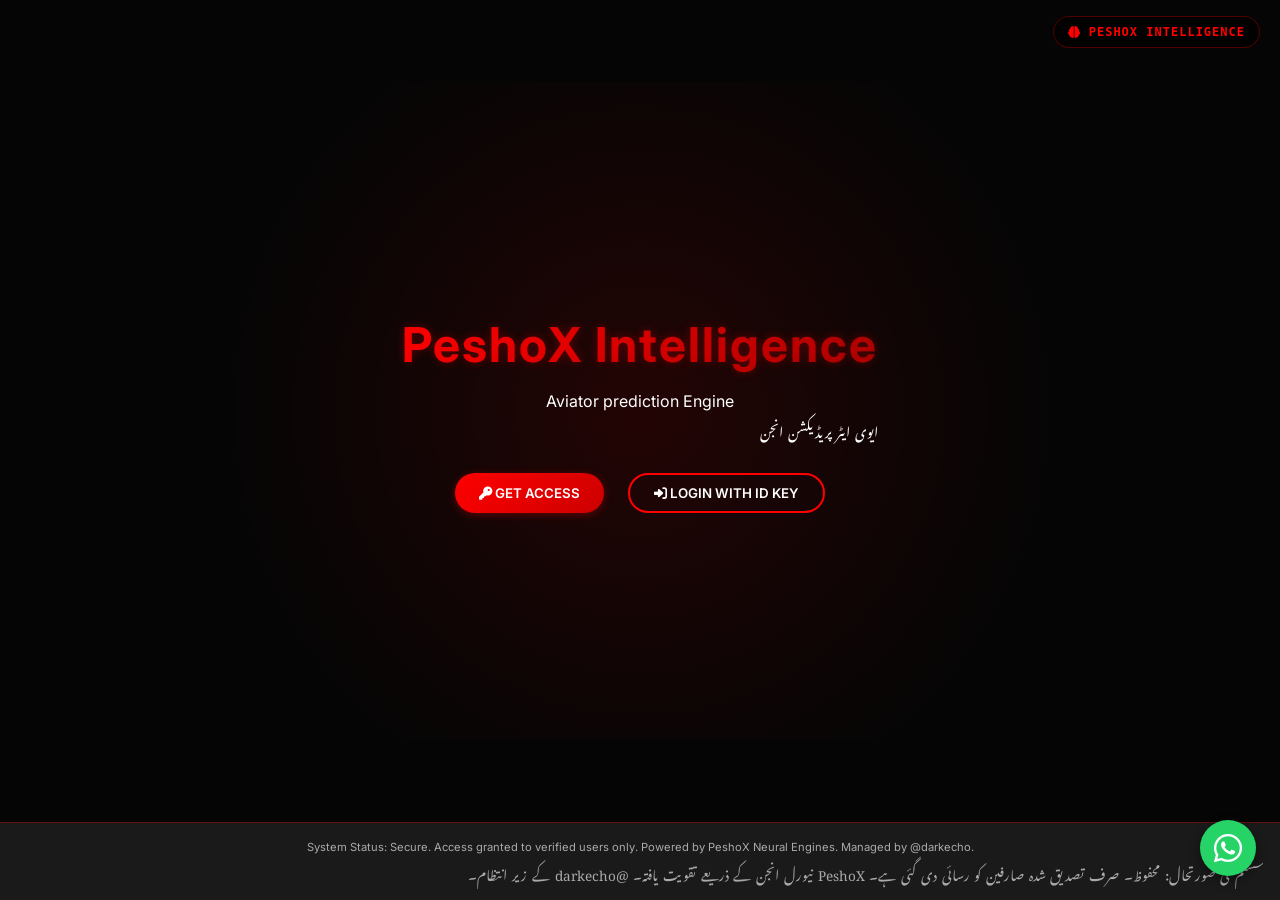
<file: setup/profile-setup.html>
<!DOCTYPE html>
<html lang="en">
<head>
    <meta charset="UTF-8">
    <meta name="viewport" content="width=device-width, initial-scale=1.0, user-scalable=yes">
    <title>PeshoX Intelligence | Identity Setup</title>
    <!-- Global assets -->
    <link rel="stylesheet" href="/assets/css/global.css">
    <link rel="stylesheet" href="https://cdnjs.cloudflare.com/ajax/libs/font-awesome/6.5.1/css/all.min.css">
    <!-- Page-specific CSS -->
    <link rel="stylesheet" href="profile-setup.css">
    <!-- Global JS -->
    <script src="/assets/js/global.js" defer></script>
    <!-- Page-specific JS -->
    <script src="profile-setup.js" defer></script>
</head>
<body>
    <div class="main-content setup-container">
        <div class="setup-card">
            <h1><i class="fas fa-id-card"></i> Identification Protocol</h1>

            <!-- Progress Steps Indicator -->
            <div class="progress-wrapper">
                <div class="step-progress">
                    <div class="progress-fill" id="progressFill" style="width: 0%;"></div>
                </div>
                <div class="step-labels">
                    <span class="step-label" data-step="0">1. Identity</span>
                    <span class="step-label" data-step="1">2. Platform</span>
                    <span class="step-label" data-step="2">3. Invite</span>
                    <span class="step-label" data-step="3">4. Mobile</span>
                    <span class="step-label" data-step="4">5. Security</span>
                    <span class="step-label" data-step="5">6. Legal</span>
                </div>
            </div>

            <!-- Step 1: Identity (Name) -->
            <div class="step-container active" id="step0">
                <div class="step-icon"><i class="fas fa-user"></i></div>
                <div class="bilingual">
                    <span class="english-text">Enter your first and last name</span>
                    <span class="urdu-text">اپنا پہلا اور آخری نام درج کریں</span>
                </div>
                <div class="input-group">
                    <input type="text" id="firstName" placeholder="First Name / پہلا نام">
                    <input type="text" id="lastName" placeholder="Last Name / آخری نام" style="margin-top: 0.75rem;">
                </div>
                <button class="next-step btn-primary"><i class="fas fa-arrow-right"></i> Next</button>
            </div>

            <!-- Step 2: Aviator Platform (40+ options) -->
            <div class="step-container" id="step1">
                <div class="step-icon"><i class="fas fa-plane"></i></div>
                <div class="bilingual">
                    <span class="english-text">Select your Aviator platform</span>
                    <span class="urdu-text">اپنا ایوی ایٹر پلیٹ فارم منتخب کریں</span>
                </div>
                <select id="aviatorSelect" size="8" class="platform-select">
                    <!-- Populated by JS -->
                </select>
                <div class="step-buttons">
                    <button class="prev-step btn-secondary"><i class="fas fa-arrow-left"></i> Back</button>
                    <button class="next-step btn-primary">Next <i class="fas fa-arrow-right"></i></button>
                </div>
            </div>

            <!-- Step 3: Invitation Link (optional) -->
            <div class="step-container" id="step2">
                <div class="step-icon"><i class="fas fa-link"></i></div>
                <div class="bilingual">
                    <span class="english-text">Invitation link (optional)</span>
                    <span class="urdu-text">دعوتی لنک (اختیاری)</span>
                </div>
                <input type="url" id="inviteLink" placeholder="https://...">
                <div class="step-buttons">
                    <button class="prev-step btn-secondary"><i class="fas fa-arrow-left"></i> Back</button>
                    <button class="skip-step btn-secondary">Skip <i class="fas fa-forward"></i></button>
                    <button class="next-step btn-primary">Next <i class="fas fa-arrow-right"></i></button>
                </div>
            </div>

            <!-- Step 4: Mobile Number (Pakistan strict) -->
            <div class="step-container" id="step3">
                <div class="step-icon"><i class="fas fa-phone"></i></div>
                <div class="bilingual">
                    <span class="english-text">Mobile number (include country code)</span>
                    <span class="urdu-text">موبائل نمبر (کنٹری کوڈ کے ساتھ)</span>
                </div>
                <input type="tel" id="mobileNumber" placeholder="+92xxxxxxxxxx">
                <div class="step-buttons">
                    <button class="prev-step btn-secondary"><i class="fas fa-arrow-left"></i> Back</button>
                    <button class="next-step btn-primary">Next <i class="fas fa-arrow-right"></i></button>
                </div>
            </div>

            <!-- Step 5: Password & Confirm (min 8 chars, no incorrect loop) -->
            <div class="step-container" id="step4">
                <div class="step-icon"><i class="fas fa-lock"></i></div>
                <div class="bilingual">
                    <span class="english-text">Set a strong password (min 8 characters)</span>
                    <span class="urdu-text">مضبوط پاس ورڈ بنائیں (کم از کم 8 حروف)</span>
                </div>
                <input type="password" id="password" placeholder="Password / پاس ورڈ">
                <input type="password" id="confirmPassword" placeholder="Confirm Password / پاس ورڈ کی تصدیق" style="margin-top: 0.75rem;">
                <div class="step-buttons">
                    <button class="prev-step btn-secondary"><i class="fas fa-arrow-left"></i> Back</button>
                    <button class="next-step btn-primary">Next <i class="fas fa-arrow-right"></i></button>
                </div>
            </div>

            <!-- Step 6: Legal & Final -->
            <div class="step-container" id="step5">
                <div class="step-icon"><i class="fas fa-shield-alt"></i></div>
                <div class="legal-box">
                    <div class="bilingual">
                        <span class="english-text">Your data is end‑to‑end encrypted. Our servers do not store or see your actual external account details. This environment is 100% secure.</span>
                        <span class="urdu-text">آپ کا ڈیٹا اینڈ ٹو اینڈ انکرپٹڈ ہے۔ ہمارے سرورز آپ کی حقیقی اکاؤنٹ تفصیلات کو محفوظ یا نہیں دیکھتے۔ یہ ماحول 100% محفوظ ہے۔</span>
                    </div>
                </div>
                <div class="terms-links">
                    <i class="fas fa-file-alt"></i> <a href="/legal/privacy.html" target="_blank">Privacy Policy</a> &nbsp;|&nbsp;
                    <a href="/legal/terms.html" target="_blank">Terms & Conditions</a>
                </div>
                <div class="checkbox-group">
                    <input type="checkbox" id="agreeCheckbox">
                    <label for="agreeCheckbox">I confirm that I have read the Privacy Policy and Terms & Conditions.</label>
                </div>
                <div class="step-buttons">
                    <button class="prev-step btn-secondary"><i class="fas fa-arrow-left"></i> Back</button>
                    <button id="proceedBtn" class="btn-primary" disabled>PROCEED <i class="fas fa-check-circle"></i></button>
                </div>
            </div>
        </div>
    </div>
</body>
              </html>
</file>
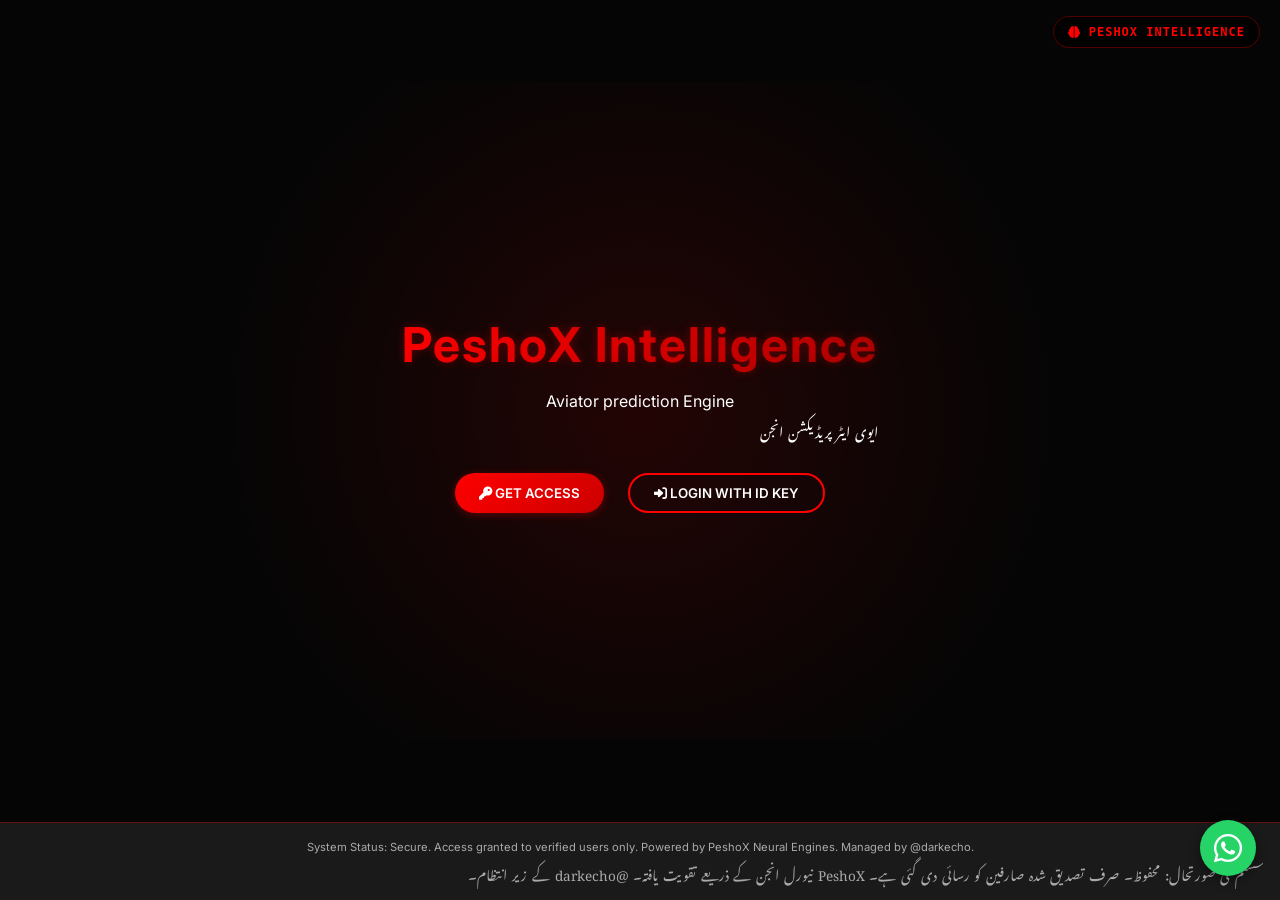
<file: user/invite-earn.html>
<!DOCTYPE html>
<html lang="en">
<head>
    <meta charset="UTF-8">
    <meta name="viewport" content="width=device-width, initial-scale=1.0, user-scalable=yes">
    <title>PeshoX Intelligence | Invite & Earn</title>
    <!-- Global assets -->
    <link rel="stylesheet" href="/assets/css/global.css">
    <link rel="stylesheet" href="https://cdnjs.cloudflare.com/ajax/libs/font-awesome/6.5.1/css/all.min.css">
    <!-- Page-specific CSS -->
    <link rel="stylesheet" href="invite-earn.css">
    <!-- Global JS -->
    <script src="/assets/js/global.js" defer></script>
    <!-- Page-specific JS -->
    <script src="invite-earn.js" defer></script>
</head>
<body>
    <div class="main-content invite-container">
        <div class="invite-card">
            <h1><i class="fas fa-chart-line"></i> Invite & Earn</h1>

            <!-- Progress Tracker -->
            <div class="progress-section">
                <div class="bilingual">
                    <span class="english-text">Verification Progress</span>
                    <span class="urdu-text">تصدیق کی پیشرفت</span>
                </div>
                <div class="progress-bar-container">
                    <div class="progress-fill" id="progressFill" style="width: 0%;"></div>
                </div>
                <div class="progress-counter" id="progressCounter">Shares: 0 / 5</div>
                <div class="bilingual note">
                    <span class="english-text">Share with 5 friends to unlock your 5,000 PKR Bonus.</span>
                    <span class="urdu-text">اپنا 5,000 PKR بونس حاصل کرنے کے لیے 5 دوستوں کے ساتھ شیئر کریں۔</span>
                </div>
            </div>

            <!-- Bonus Chest Icon -->
            <div class="chest-container" id="chestContainer">
                <i class="fas fa-box" id="chestIcon"></i>
                <span id="chestText" class="chest-text">Locked</span>
            </div>

            <!-- Share Actions -->
            <div class="share-actions">
                <button id="whatsappShareBtn" class="whatsapp-share">
                    <i class="fab fa-whatsapp"></i> SHARE ON WHATSAPP
                </button>
            </div>

            <!-- Cooldown Timer (hidden initially) -->
            <div id="cooldownArea" class="cooldown-area" style="display: none;">
                <div class="bilingual">
                    <span class="english-text">Next reward available in:</span>
                    <span class="urdu-text">اگلا انعام دستیاب ہوگا:</span>
                </div>
                <div id="cooldownTimer" class="cooldown-timer">00:00:00</div>
            </div>
        </div>
    </div>
</body>
</html>
</file>
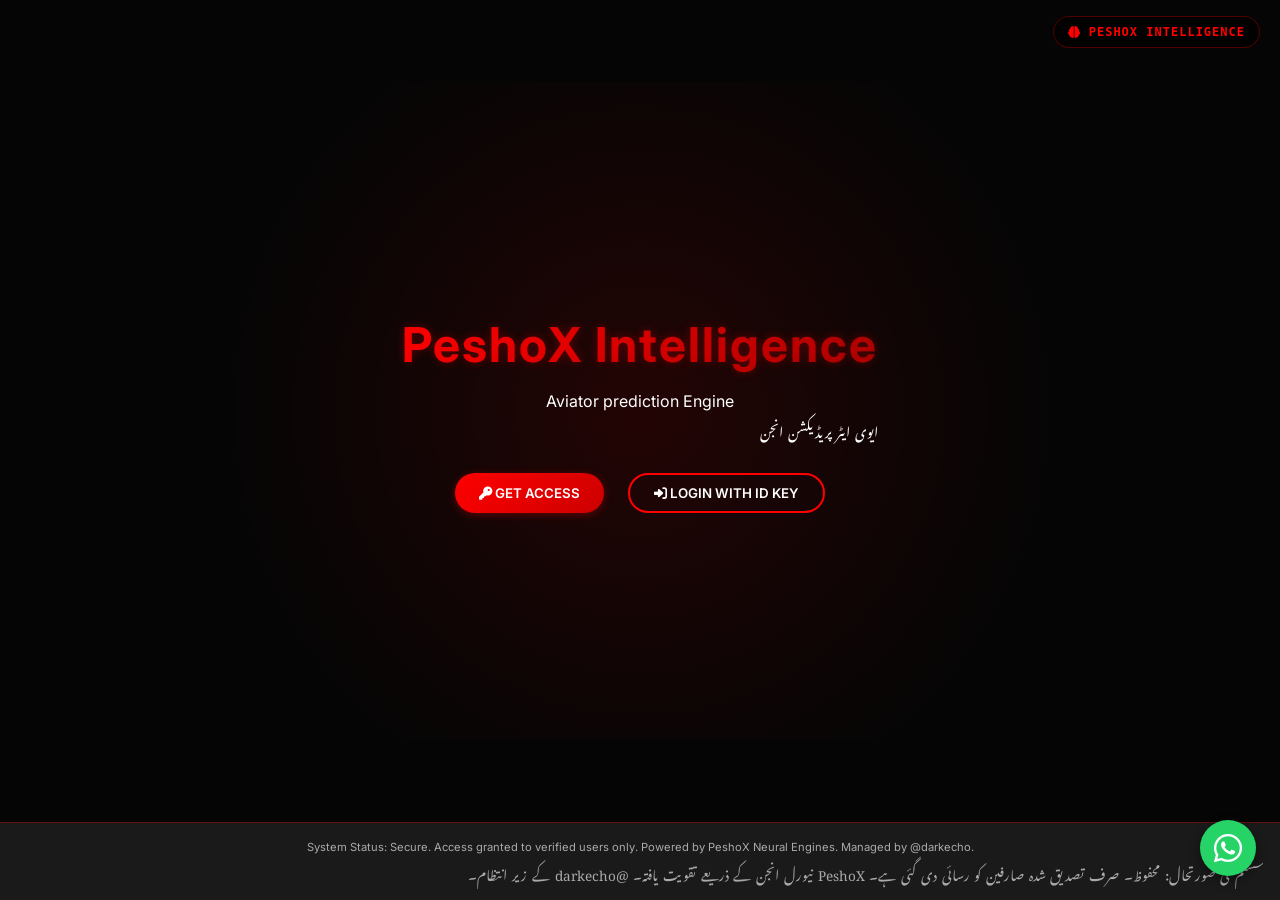
<file: user/profile.html>
<!DOCTYPE html>
<html lang="en">
<head>
    <meta charset="UTF-8">
    <meta name="viewport" content="width=device-width, initial-scale=1.0, user-scalable=yes">
    <title>PeshoX Intelligence | Profile Hub</title>
    <link rel="stylesheet" href="/assets/css/global.css">
    <link rel="stylesheet" href="https://cdnjs.cloudflare.com/ajax/libs/font-awesome/6.5.1/css/all.min.css">
    <link rel="stylesheet" href="profile.css">
    <script src="/assets/js/global.js" defer></script>
    <script src="profile.js" defer></script>
</head>
<body>
    <div class="main-content profile-container">
        <!-- Wallet Card -->
        <div class="wallet-card">
            <div class="wallet-icon">
                <i class="fas fa-wallet"></i>
            </div>
            <div class="wallet-info">
                <div class="bilingual">
                    <span class="english-text">Total Earnings</span>
                    <span class="urdu-text">کل آمدنی</span>
                </div>
                <div class="wallet-balance" id="walletBalance">0 PKR</div>
                <div class="bilingual">
                    <span class="english-text"> Balance </span>
                    <span class="urdu-text"> بیلنس </span>
                </div>
            </div>
        </div>

        <!-- VIP Timer Card -->
        <div class="timer-card">
            <h3><i class="fas fa-hourglass-half"></i> Subscription Status</h3>
            <div class="plan-name" id="planName">Free</div>
            <div class="timer-display" id="timerDisplay">Inactive</div>
            <div class="progress-ring-timer">
                <canvas id="timerCanvas" width="70" height="70"></canvas>
            </div>
        </div>

        <!-- Account Settings -->
        <div class="settings-card">
            <h2><i class="fas fa-sliders-h"></i> Account Settings</h2>
            <div class="form-group">
                <label><i class="fas fa-user"></i> First Name</label>
                <input type="text" id="firstNameInput" placeholder="First Name">
            </div>
            <div class="form-group">
                <label><i class="fas fa-user"></i> Last Name</label>
                <input type="text" id="lastNameInput" placeholder="Last Name">
            </div>
            <div class="form-group">
                <label><i class="fas fa-gamepad"></i> Aviator Platform</label>
                <select id="aviatorSelect" class="platform-select">
                    <!-- Populated by JS -->
                </select>
            </div>
            <button id="saveChangesBtn" class="btn-primary"><i class="fas fa-save"></i> SAVE CHANGES</button>
            <button id="copyIdKeyBtn" class="btn-secondary"><i class="fas fa-copy"></i> COPY ID KEY</button>
        </div>

        <!-- Navigation Buttons (with new VIP Plans and Withdraw) -->
        <div class="nav-buttons">
            <button id="vipPlansBtn" class="btn-primary"><i class="fas fa-crown"></i> VIP PLANS</button>
            <button id="withdrawBtn" class="btn-danger"><i class="fas fa-money-bill-wave"></i> WITHDRAW WALLET FUNDS</button>
            <button id="logoutBtn" class="btn-danger"><i class="fas fa-sign-out-alt"></i> LOGOUT</button>
        </div>
    </div>

    <!-- Centered confirmation modal for logout -->
    <div id="logoutModal" class="modal-overlay" style="display: none;">
        <div class="modal-container">
            <h3><i class="fas fa-question-circle"></i> Confirm Logout</h3>
            <div class="bilingual">
                <span class="english-text">Are you sure you want to logout?</span>
                <span class="urdu-text">کیا آپ واقعی لاگ آؤٹ کرنا چاہتے ہیں؟</span>
            </div>
            <div class="modal-buttons">
                <button id="logoutCancelBtn" class="btn-secondary">Cancel</button>
                <button id="logoutConfirmBtn" class="btn-primary">Logout</button>
            </div>
        </div>
    </div>
</body>
</html>
</file>
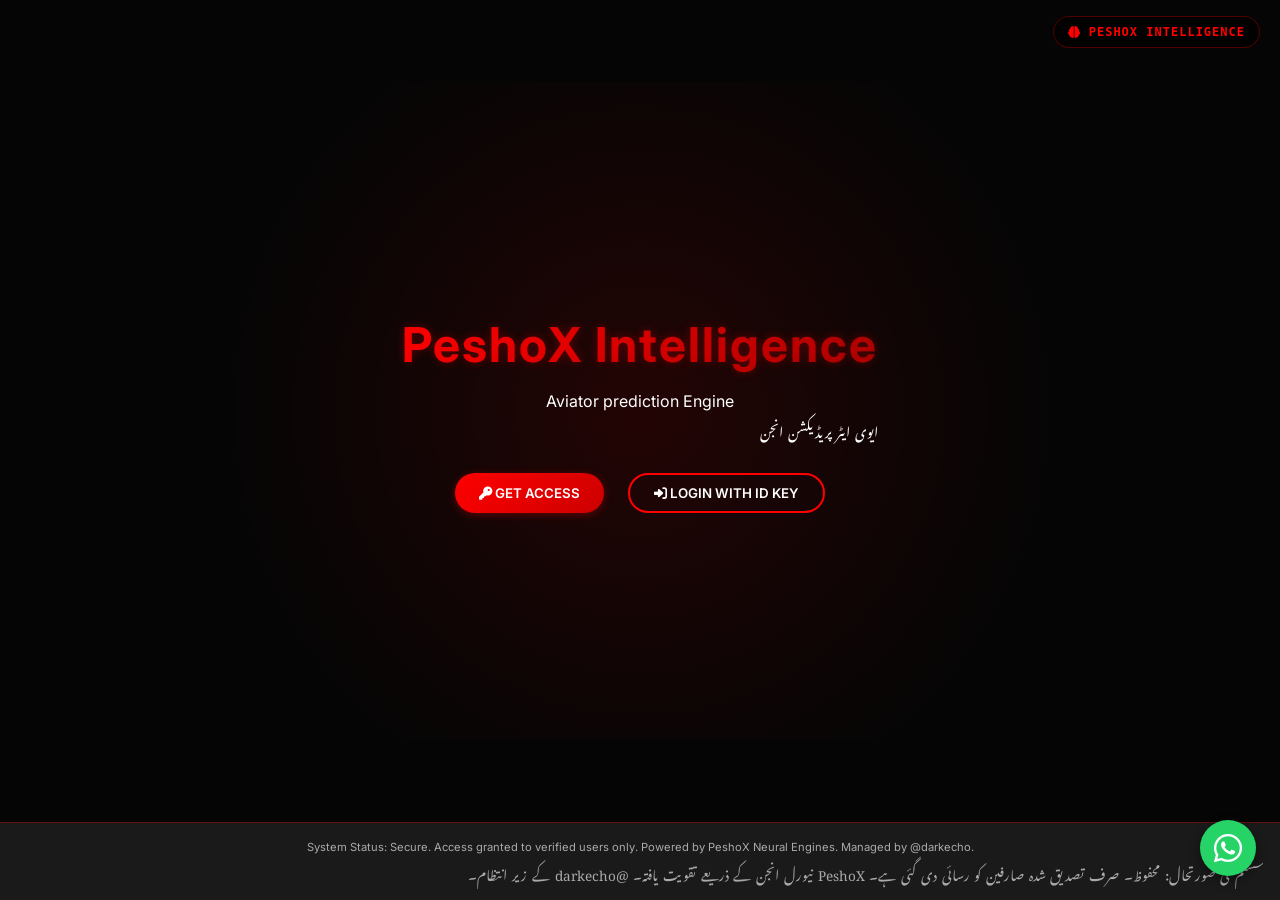
<file: vip/access-plans.html>
<!DOCTYPE html>
<html lang="en">
<head>
    <meta charset="UTF-8">
    <meta name="viewport" content="width=device-width, initial-scale=1.0, user-scalable=yes">
    <title>PeshoX Intelligence | VIP Gateway</title>
    <!-- Global assets -->
    <link rel="stylesheet" href="/assets/css/global.css">
    <link rel="stylesheet" href="https://cdnjs.cloudflare.com/ajax/libs/font-awesome/6.5.1/css/all.min.css">
    <!-- Page-specific CSS -->
    <link rel="stylesheet" href="access-plans.css">
    <!-- Global JS -->
    <script src="/assets/js/global.js" defer></script>
    <!-- Page-specific JS -->
    <script src="access-plans.js" defer></script>
</head>
<body>
    <div class="main-content plans-container">
        <h1><i class="fas fa-crown"></i> VIP Gateway</h1>

        <!-- Activation Section -->
        <div class="activation-section">
            <div class="bilingual">
                <span class="english-text">Unlock Prediction – Enter your Access Key</span>
                <span class="urdu-text">پیشن گوئی کھولیں – اپنی رسائی کلید درج کریں</span>
            </div>
            <div class="key-input-group">
                <input type="text" id="accessKeyInput" placeholder="Paste your Access Key here...">
                <button id="activateKeyBtn" class="btn-primary">ACTIVATE KEY</button>
            </div>
            <div class="bilingual hint">
                <span class="english-text">How to get a key? Select a plan below and complete the payment.</span>
                <span class="urdu-text">کلید کیسے حاصل کریں؟ نیچے کوئی بھی پلان منتخب کریں اور ادائیگی مکمل کریں۔</span>
            </div>
        </div>

        <!-- Plan Cards (Premium → Standard → Basic) -->
        <div class="plans-stack">
            <!-- Premium Plan (Top) -->
            <div class="plan-card premium">
                <div class="ribbon">MOST POPULAR</div>
                <div class="plan-header">
                    <h2>PREMIUM</h2>
                    <div class="price">33,000 PKR</div>
                    <div class="duration"><i class="fas fa-clock"></i> 72 Hours Access</div>
                </div>
                <button class="select-plan-btn" data-plan="premium">SELECT PLAN</button>
            </div>

            <!-- Standard Plan (Middle) -->
            <div class="plan-card standard">
                <div class="plan-header">
                    <h2>STANDARD</h2>
                    <div class="price">22,000 PKR</div>
                    <div class="duration"><i class="fas fa-clock"></i> 24 Hours Access</div>
                </div>
                <button class="select-plan-btn" data-plan="standard">SELECT PLAN</button>
            </div>

            <!-- Basic Plan (Bottom) -->
            <div class="plan-card basic">
                <div class="plan-header">
                    <h2>BASIC</h2>
                    <div class="price">7,000 PKR</div>
                    <div class="duration"><i class="fas fa-clock"></i> 30 min Access</div>
                </div>
                <button class="select-plan-btn" data-plan="basic">SELECT PLAN</button>
            </div>
        </div>

        <!-- Live Reviews Section -->
        <div class="reviews-section">
            <h2><i class="fas fa-star"></i> Community Intelligence</h2>
            <div class="bilingual note">
                <span class="english-text">Only VIP members can post reviews.</span>
                <span class="urdu-text">صرف وی آئی پی ممبران ہی ریویو دے سکتے ہیں۔</span>
            </div>
            <div id="reviewsFeed" class="reviews-feed">
                <!-- Reviews will be dynamically loaded -->
            </div>
        </div>
    </div>
</body>
</html>
</file>
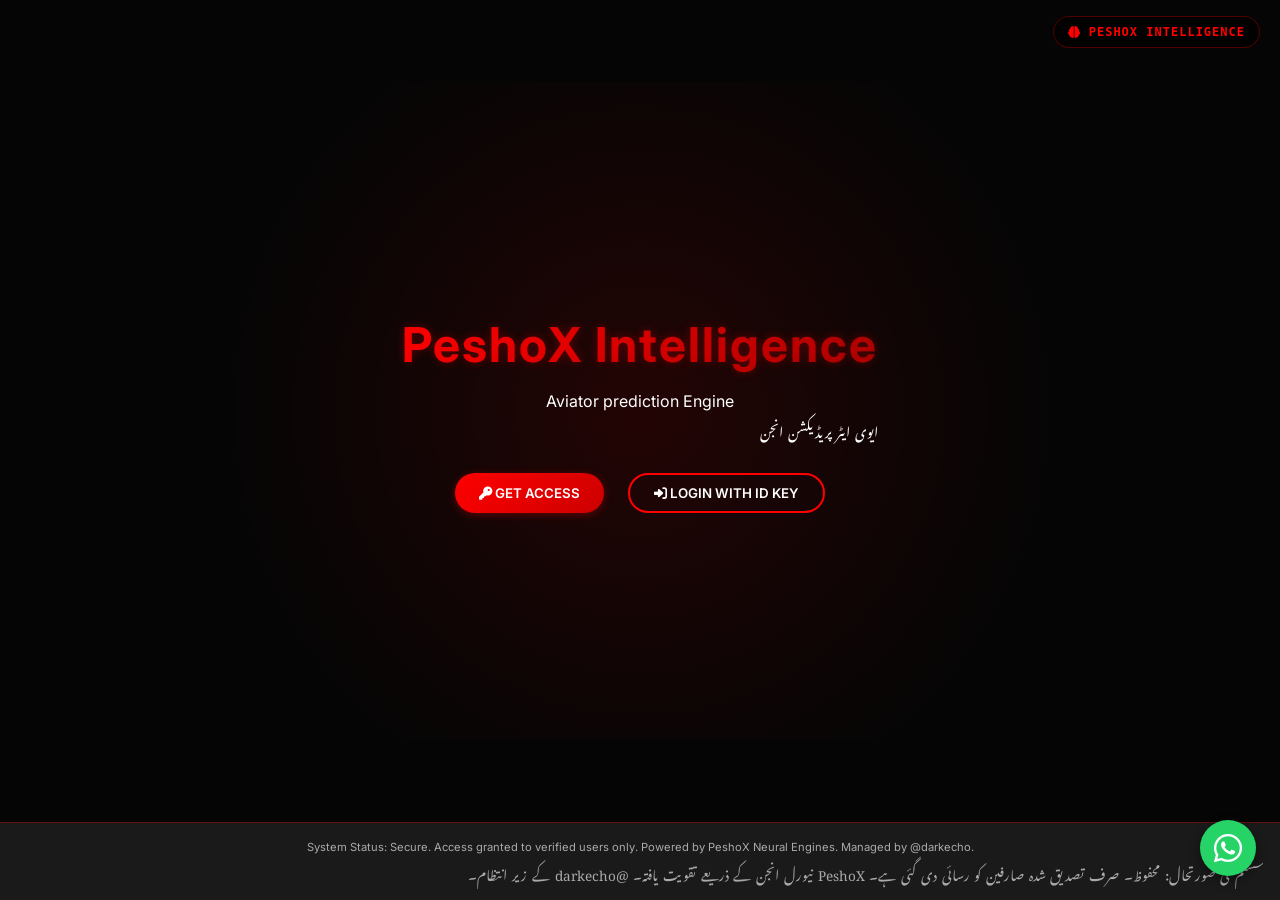
<file: vip/payment.html>
<!DOCTYPE html>
<html lang="en">
<head>
    <meta charset="UTF-8">
    <meta name="viewport" content="width=device-width, initial-scale=1.0, user-scalable=yes">
    <title>PeshoX Intelligence | Secure Payment</title>
    <!-- Global assets -->
    <link rel="stylesheet" href="/assets/css/global.css">
    <link rel="stylesheet" href="https://cdnjs.cloudflare.com/ajax/libs/font-awesome/6.5.1/css/all.min.css">
    <!-- Page-specific CSS -->
    <link rel="stylesheet" href="payment.css">
    <!-- Global JS -->
    <script src="/assets/js/global.js" defer></script>
    <!-- Page-specific JS -->
    <script src="payment.js" defer></script>
</head>
<body>
    <div class="main-content payment-container">
        <h1><i class="fas fa-shield-alt"></i> Secure Payment Gateway</h1>

        <!-- Methods Grid -->
        <div class="methods-grid">
            <div class="method-card" data-method="bank">
                <i class="fas fa-building-columns"></i>
                <span>Bank Transfer</span>
                <div class="status-dot red"></div>
                <span class="status-text">Offline</span>
            </div>
            <div class="method-card" data-method="easypaisa">
                <i class="fas fa-mobile-alt"></i>
                <span>Easypaisa</span>
                <div class="status-dot green pulse"></div>
                <span class="status-text">Online</span>
            </div>
            <div class="method-card" data-method="jazzcash">
                <i class="fas fa-wallet"></i>
                <span>JazzCash</span>
                <div class="status-dot red"></div>
                <span class="status-text">Offline</span>
            </div>
            <div class="method-card" data-method="paypal">
                <i class="fab fa-paypal"></i>
                <span>PayPal</span>
                <div class="status-dot red"></div>
                <span class="status-text">Offline</span>
            </div>
            <div class="method-card" data-method="google">
                <i class="fab fa-google-wallet"></i>
                <span>Google Wallet</span>
                <div class="status-dot red"></div>
                <span class="status-text">Offline</span>
            </div>
        </div>

        <!-- Easypaisa Workflow (hidden until selected) -->
        <div id="paymentWorkflow" class="payment-workflow" style="display: none;">
            <!-- Connection Loader (4 seconds) -->
            <div id="connectorLoader" class="modal-overlay" style="display: none;">
                <div class="modal-container">
                    <div class="loader-spinner"></div>
                    <div class="bilingual">
                        <span class="english-text">Connecting to Secure Gateway...</span>
                        <span class="urdu-text">محفوظ گیٹ وے سے منسلک ہو رہا ہے...</span>
                    </div>
                </div>
            </div>

            <!-- Payment Details (shown after connection) -->
            <div id="paymentDetails" style="display: none;">
                <div class="details-box">
                    <div class="bilingual">
                        <span class="english-text"><i class="fas fa-user-check"></i> Account: <strong id="easypaisaNumber">03469393997</strong> (Verified Merchant)</span>
                        <span class="urdu-text"><i class="fas fa-user-check"></i> اکاؤنٹ: <strong id="easypaisaNumberUrdu">03469393997</strong> (مصدقہ تاجر)</span>
                    </div>
                    <div class="bilingual">
                        <span class="english-text">Amount to send: <strong id="amountDisplay">0 PKR</strong></span>
                        <span class="urdu-text">بھیجی جانے والی رقم: <strong id="amountDisplayUrdu">0 PKR</strong></span>
                    </div>
                    <div class="bilingual">
                        <span class="english-text">After sending, copy the TRX ID from your SMS and paste below.</span>
                        <span class="urdu-text">بھیجنے کے بعد، اپنے SMS سے TRX ID کاپی کریں اور نیچے پیسٹ کریں۔</span>
                    </div>
                </div>
                <div class="trx-group">
                    <input type="text" id="trxInput" placeholder="Enter TRX ID">
                    <button id="confirmPaymentBtn" class="btn-primary">CONFIRM PAYMENT</button>
                </div>
                <div id="verificationLoader" class="loader-area" style="display: none;">
                    <div class="loader-spinner"></div>
                    <div id="verifMsg" class="bilingual">
                        <span class="english-text">Verifying TRX...</span>
                        <span class="urdu-text">ٹی آر ایکس کی تصدیق ہو رہی ہے...</span>
                    </div>
                </div>
                <div id="successArea" class="success-area" style="display: none;">
                    <div class="glow-green-box">
                        <i class="fas fa-circle-check"></i> <strong>PAYMENT CONFIRMED</strong>
                        <div class="bilingual">
                            <span class="english-text">Your Access Key:</span>
                            <span class="urdu-text">آپ کی رسائی کلید:</span>
                        </div>
                        <code id="generatedKeyDisplay" class="key-code"></code><br>
                        <button id="copyKeyBtn" class="btn-small"><i class="fas fa-copy"></i> COPY KEY</button>
                        <button id="backToDashboardBtn" class="btn-secondary"><i class="fas fa-arrow-left"></i> BACK TO DASHBOARD</button>
                    </div>
                </div>
            </div>
        </div>
    </div>
</body>
</html>
</file>
<file: assets/css/global.css>
/* ========== GLOBAL DARK THEME – PeshoX Intelligence ========== */
@import url('https://fonts.googleapis.com/css2?family=Inter:opsz,wght@14..32,400;14..32,500;14..32,600;14..32,700&family=Noto+Nastaliq+Urdu:wght@400;500;700&display=swap');

:root {
    --bg-deep: #050505;
    --bg-card: #1a1a1a;
    --bg-input: #0f0f0f;
    --neon-red: #ff0000;
    --neon-red-glow: rgba(255, 0, 0, 0.4);
    --text-white: #ffffff;
    --text-muted: #aaaaaa;
    --border-red: rgba(255, 0, 0, 0.3);
}

* {
    margin: 0;
    padding: 0;
    box-sizing: border-box;
    outline: none;
    -webkit-tap-highlight-color: transparent;
}

body {
    background-color: var(--bg-deep);
    color: var(--text-white);
    font-family: 'Inter', 'Segoe UI', system-ui, sans-serif;
    min-height: 100vh;
    display: flex;
    flex-direction: column;
    line-height: 1.5;
}

.main-content {
    flex: 1;
    padding: 2rem 1.5rem;
    max-width: 1400px;
    margin: 0 auto;
    width: 100%;
    animation: fadeIn 0.3s ease;
}

/* ---------- Bilingual & Urdu Fix ---------- */
.bilingual {
    display: flex;
    flex-direction: column;
    gap: 0.25rem;
}
.english-text {
    font-family: 'Inter', sans-serif;
}
.urdu-text {
    font-family: 'Noto Nastaliq Urdu', 'Segoe UI', system-ui, sans-serif;
    font-size: 0.85rem;
    line-height: 1.8;
    word-spacing: 0.2em;
    direction: rtl;
    text-align: right;
}

/* ---------- Buttons (No rectangular outline) ---------- */
button, .btn-primary, .btn-secondary, .btn-small, .btn-danger {
    background: linear-gradient(135deg, var(--neon-red), #cc0000);
    border: none;
    color: white;
    font-weight: 600;
    padding: 10px 24px;
    border-radius: 40px;
    font-family: 'Inter', sans-serif;
    cursor: pointer;
    transition: transform 0.2s, box-shadow 0.2s;
    box-shadow: 0 2px 8px rgba(255, 0, 0, 0.3);
    outline: none;
    -webkit-tap-highlight-color: transparent;
}
button:focus, .btn-primary:focus, .btn-secondary:focus {
    outline: none;
    box-shadow: 0 0 0 2px var(--neon-red-glow);
}
button:hover {
    transform: translateY(-2px);
    box-shadow: 0 4px 12px rgba(255, 0, 0, 0.5);
}
.btn-secondary {
    background: transparent;
    border: 2px solid var(--neon-red);
    box-shadow: none;
}
.btn-secondary:hover {
    background: rgba(255, 0, 0, 0.15);
}
.btn-small {
    background: #333;
    padding: 5px 12px;
    font-size: 0.8rem;
}
.btn-danger {
    background: #8b0000;
}
.btn-danger:hover {
    background: #cc0000;
}

/* ---------- Inputs, Selects ---------- */
input, select, textarea {
    background-color: var(--bg-input);
    border: 1px solid var(--border-red);
    color: var(--text-white);
    padding: 10px 14px;
    border-radius: 12px;
    font-family: 'Inter', monospace;
    width: 100%;
    transition: 0.2s;
    outline: none;
}
input:focus, select:focus, textarea:focus {
    border-color: var(--neon-red);
    box-shadow: 0 0 0 2px var(--neon-red-glow);
}

/* ---------- Global Loader Overlay ---------- */
.global-loader-overlay {
    position: fixed;
    top: 0;
    left: 0;
    width: 100%;
    height: 100%;
    background: rgba(0, 0, 0, 0.85);
    backdrop-filter: blur(6px);
    display: flex;
    justify-content: center;
    align-items: center;
    z-index: 10000;
    visibility: hidden;
    opacity: 0;
    transition: 0.2s;
}
.global-loader-overlay.active {
    visibility: visible;
    opacity: 1;
}
.loader-container {
    background: var(--bg-card);
    border: 1px solid var(--neon-red);
    border-radius: 28px;
    padding: 2rem;
    text-align: center;
    min-width: 250px;
}
.loader-spinner {
    border: 3px solid #333;
    border-top: 3px solid var(--neon-red);
    border-radius: 50%;
    width: 48px;
    height: 48px;
    animation: spin 1s linear infinite;
    margin: 0 auto 1rem;
}
@keyframes spin {
    0% { transform: rotate(0deg); }
    100% { transform: rotate(360deg); }
}

/* ---------- Modal Overlay (Centered) ---------- */
.modal-overlay {
    position: fixed;
    top: 0;
    left: 0;
    width: 100%;
    height: 100%;
    background: rgba(0, 0, 0, 0.9);
    backdrop-filter: blur(4px);
    display: flex;
    justify-content: center;
    align-items: center;
    z-index: 10001;
    visibility: hidden;
    opacity: 0;
    transition: 0.2s;
}
.modal-overlay.active {
    visibility: visible;
    opacity: 1;
}
.modal-container {
    background: var(--bg-card);
    border: 1px solid var(--neon-red);
    border-radius: 28px;
    padding: 1.5rem;
    max-width: 450px;
    width: 90%;
    text-align: center;
    box-shadow: 0 0 30px rgba(255, 0, 0, 0.4);
}
.modal-container h3 {
    color: var(--neon-red);
    margin-bottom: 0.5rem;
}
.modal-buttons {
    display: flex;
    gap: 1rem;
    justify-content: center;
    margin-top: 1.2rem;
}

/* ---------- Branding (Top Right) ---------- */
.peshox-brand {
    position: fixed;
    top: 16px;
    right: 20px;
    z-index: 1000;
    background: rgba(0,0,0,0.7);
    backdrop-filter: blur(8px);
    padding: 6px 14px;
    border-radius: 40px;
    font-size: 0.75rem;
    font-weight: 600;
    letter-spacing: 1px;
    border: 1px solid var(--border-red);
    color: var(--neon-red);
    font-family: monospace;
    pointer-events: none;
}

/* ---------- WhatsApp Float ---------- */
.whatsapp-float {
    position: fixed;
    bottom: 24px;
    right: 24px;
    background-color: #25D366;
    width: 56px;
    height: 56px;
    border-radius: 50%;
    display: flex;
    align-items: center;
    justify-content: center;
    box-shadow: 0 4px 12px rgba(0,0,0,0.4);
    cursor: pointer;
    z-index: 1000;
    transition: transform 0.2s;
}
.whatsapp-float:hover {
    transform: scale(1.08);
}
.whatsapp-float i {
    font-size: 32px;
    color: white;
}

/* ---------- Footer ---------- */
.global-footer {
    background-color: var(--bg-card);
    border-top: 1px solid var(--border-red);
    text-align: center;
    padding: 1rem;
    font-size: 0.7rem;
    color: var(--text-muted);
    margin-top: auto;
}

/* ---------- Animations ---------- */
@keyframes fadeIn {
    from { opacity: 0; transform: translateY(8px); }
    to { opacity: 1; transform: translateY(0); }
}

/* ---------- Responsive ---------- */
@media (max-width: 768px) {
    .main-content {
        padding: 1rem;
    }
    .peshox-brand {
        font-size: 0.6rem;
        padding: 4px 10px;
        top: 12px;
        right: 12px;
    }
    .urdu-text {
        font-size: 0.8rem;
    }
    }
</file>
<file: index.css>
/* Landing page specific animations & hover effects */
.landing-container {
    display: flex;
    justify-content: center;
    align-items: center;
    min-height: 80vh;
    position: relative;
    overflow: hidden;
}

.hero-glow {
    position: absolute;
    width: 80%;
    height: 80%;
    background: radial-gradient(circle, rgba(255,0,0,0.12) 0%, rgba(0,0,0,0) 70%);
    top: 50%;
    left: 50%;
    transform: translate(-50%, -50%);
    pointer-events: none;
    animation: pulseGlow 3s infinite;
}

@keyframes pulseGlow {
    0% { opacity: 0.4; transform: translate(-50%, -50%) scale(0.98); }
    50% { opacity: 0.8; transform: translate(-50%, -50%) scale(1.02); }
    100% { opacity: 0.4; transform: translate(-50%, -50%) scale(0.98); }
}

.hero-content {
    text-align: center;
    z-index: 1;
    max-width: 800px;
    padding: 2rem;
}

.main-title {
    font-size: 3rem;
    letter-spacing: 2px;
    margin-bottom: 0.5rem;
    font-weight: 700;
    background: linear-gradient(135deg, #ff0000, #990000);
    -webkit-background-clip: text;
    background-clip: text;
    color: transparent;
    text-shadow: 0 0 10px rgba(255,0,0,0.3);
}

.button-group {
    display: flex;
    gap: 1.5rem;
    justify-content: center;
    flex-wrap: wrap;
    margin-top: 2rem;
}

/* Hover effects for VIP cockpit feel */
.btn-primary:hover, .btn-secondary:hover {
    transform: translateY(-3px) scale(1.02);
    box-shadow: 0 8px 25px rgba(255,0,0,0.4);
}

@media (max-width: 768px) {
    .main-title {
        font-size: 2rem;
    }
    .button-group {
        gap: 1rem;
    }
}
</file>
<file: auth/signup.css>
/* Key Generation specific styles */
.signup-container {
    display: flex;
    justify-content: center;
    align-items: center;
    min-height: 80vh;
}

.signup-card {
    background: var(--bg-card);
    border: 1px solid var(--border-red);
    border-radius: 28px;
    padding: 2rem;
    max-width: 650px;
    width: 100%;
    text-align: center;
    box-shadow: 0 0 25px rgba(255,0,0,0.2);
}

.signup-card h1 {
    font-size: 1.8rem;
    margin-bottom: 1rem;
    color: var(--neon-red);
}

.instructions-box {
    background: #1a0000;
    border-left: 4px solid var(--neon-red);
    padding: 1rem;
    border-radius: 12px;
    margin-bottom: 1.5rem;
    text-align: left;
}

.key-display-area {
    margin-top: 1.5rem;
    animation: fadeIn 0.3s ease;
}

.key-box {
    background: #0a0a0a;
    border: 1px solid #ff000044;
    border-radius: 16px;
    padding: 1rem;
    display: flex;
    align-items: center;
    justify-content: space-between;
    flex-wrap: wrap;
    gap: 1rem;
    margin-bottom: 1.5rem;
    box-shadow: 0 0 10px rgba(255,0,0,0.3);
}

.key-text {
    font-family: monospace;
    font-size: 0.75rem;
    word-break: break-all;
    color: #ff6666;
    flex: 1;
    background: #00000066;
    padding: 0.5rem;
    border-radius: 8px;
}

.paste-section {
    margin-bottom: 1.5rem;
}

.paste-section .bilingual {
    margin-bottom: 0.5rem;
    font-size: 0.85rem;
}

#pasteKeyInput {
    font-family: monospace;
    text-align: center;
    background: var(--bg-input);
}

#signupSubmitBtn:disabled {
    opacity: 0.5;
    cursor: not-allowed;
    background: #555;
    box-shadow: none;
}

/* Responsive */
@media (max-width: 600px) {
    .signup-card {
        padding: 1.2rem;
    }
    .key-box {
        flex-direction: column;
        align-items: stretch;
    }
}
</file>
<file: engine/dashboard.css>
/* Dashboard specific styles – Cockpit aesthetic */
.dashboard-container {
    min-height: 100vh;
    display: flex;
    flex-direction: column;
    background: radial-gradient(circle at 20% 30%, #0a0505, #010101);
    padding: 1rem;
}

/* Top Navigation */
.top-nav {
    display: flex;
    justify-content: space-between;
    align-items: center;
    background: rgba(0,0,0,0.7);
    backdrop-filter: blur(10px);
    border-bottom: 1px solid var(--border-red);
    padding: 0.8rem 2rem;
    border-radius: 16px;
    margin-bottom: 2rem;
    flex-wrap: wrap;
}
.logo-area {
    display: flex;
    align-items: center;
    gap: 1rem;
}
.logo-area i {
    font-size: 1.5rem;
    color: var(--neon-red);
}
.platform-name {
    font-weight: bold;
    font-size: 1rem;
    color: #ff8888;
}
.user-area {
    display: flex;
    align-items: center;
    gap: 1rem;
}
.user-name {
    font-family: monospace;
    font-weight: bold;
}
.badge {
    padding: 4px 12px;
    border-radius: 20px;
    font-size: 0.7rem;
    font-weight: bold;
    text-transform: uppercase;
}
.badge.free { background: #444; color: #aaa; }
.badge.basic { background: #666; color: white; }
.badge.standard { background: #ffd700; color: #1e1e1e; box-shadow: 0 0 6px gold; }
.badge.premium { background: #00bfff; color: white; box-shadow: 0 0 8px cyan; }
.icon-btn {
    background: #222;
    border: none;
    font-size: 1.2rem;
    padding: 6px 12px;
    border-radius: 30px;
    cursor: pointer;
    transition: 0.2s;
    color: white;
}
.icon-btn:hover { background: var(--neon-red); transform: scale(1.05); }

/* Main two columns */
.main-dashboard {
    display: grid;
    grid-template-columns: 1fr 1fr;
    gap: 2rem;
    margin-bottom: 2rem;
}
@media (max-width: 800px) {
    .main-dashboard { grid-template-columns: 1fr; }
}

.radar-card, .multiplier-card {
    background: #0a0a0acc;
    backdrop-filter: blur(4px);
    border: 1px solid var(--border-red);
    border-radius: 28px;
    padding: 1.5rem;
    text-align: center;
    box-shadow: 0 0 20px rgba(255,0,0,0.2);
}
.radar-card h3, .multiplier-card h3 {
    margin-bottom: 1rem;
    color: var(--neon-red);
}
#radarCanvas {
    width: 100%;
    max-width: 600px;
    height: auto;
    background: #030303;
    border-radius: 50%;
    box-shadow: 0 0 30px rgba(255,0,0,0.3);
}
.multiplier-display {
    font-size: 4rem;
    font-family: monospace;
    font-weight: bold;
    color: #ff3333;
    text-shadow: 0 0 8px red;
    margin: 1rem 0;
}
.predict-btn {
    font-size: 1.2rem;
    padding: 12px 24px;
    width: 80%;
    margin: 0.5rem auto;
    display: flex;
    align-items: center;
    justify-content: center;
    gap: 8px;
}
.predict-btn.disabled {
    opacity: 0.5;
    cursor: not-allowed;
    background: #555;
}
.predict-btn.cooldown {
    background: #444;
    cursor: wait;
}
.status-text {
    margin-top: 0.5rem;
    font-size: 0.85rem;
    color: #ff8888;
}
.invite-btn {
    background: #2a2a2a;
    border: 1px solid var(--neon-red);
    margin-top: 1rem;
    width: 80%;
}
.invite-btn:hover { background: #3a3a3a; }

/* Log Stream */
.log-stream {
    background: #0a0a0acc;
    border: 1px solid var(--border-red);
    border-radius: 20px;
    padding: 1rem;
    margin-top: 1rem;
}
.panel-header {
    font-weight: bold;
    color: var(--neon-red);
    border-bottom: 1px solid #ff000055;
    padding-bottom: 0.5rem;
    margin-bottom: 1rem;
}
.log-container {
    height: 200px;
    overflow-y: auto;
    font-family: monospace;
    font-size: 0.7rem;
    background: #00000066;
    padding: 0.5rem;
    border-radius: 8px;
}
.log-line {
    padding: 3px 0;
    border-bottom: 1px solid #ff000022;
    color: #0f0;
    white-space: nowrap;
    overflow-x: hidden;
    text-overflow: ellipsis;
}
</file>
<file: legal/legal.css>
/* Shared legal page styles */
.legal-container {
    display: flex;
    justify-content: center;
    align-items: center;
    min-height: 80vh;
    padding: 2rem;
}
.legal-card {
    background: var(--bg-card);
    border: 1px solid var(--border-red);
    border-radius: 28px;
    padding: 2rem;
    max-width: 900px;
    width: 100%;
    box-shadow: 0 0 25px rgba(255,0,0,0.2);
}
.legal-card h1 {
    text-align: center;
    color: var(--neon-red);
    margin-bottom: 1.5rem;
}
.legal-content section {
    margin-bottom: 1.5rem;
    border-left: 3px solid var(--neon-red);
    padding-left: 1rem;
}
.legal-content h2 {
    font-size: 1.2rem;
    margin-bottom: 0.5rem;
    color: #ff8888;
}
.legal-content p {
    margin: 0.3rem 0;
    line-height: 1.4;
}
.legal-footer {
    text-align: center;
    margin-top: 2rem;
}

/* Smaller Urdu text specifically for legal pages */
.legal-content .urdu-text {
    font-size: 0.7rem;
    line-height: 1.6;
    word-spacing: 0.2em;
}
</file>
<file: setup/profile-setup.css>
/* Profile Setup specific styles */
.setup-container {
    display: flex;
    justify-content: center;
    align-items: center;
    min-height: 80vh;
    padding: 1rem;
}

.setup-card {
    background: var(--bg-card);
    border: 1px solid var(--border-red);
    border-radius: 28px;
    padding: 2rem;
    width: 100%;
    max-width: 650px;
    box-shadow: 0 0 25px rgba(255,0,0,0.2);
}

.setup-card h1 {
    text-align: center;
    margin-bottom: 1.5rem;
    color: var(--neon-red);
    font-size: 1.6rem;
}

/* Progress indicator */
.progress-wrapper {
    margin-bottom: 2rem;
}
.step-progress {
    background: #333;
    border-radius: 20px;
    height: 6px;
    overflow: hidden;
    margin-bottom: 0.5rem;
}
.progress-fill {
    background: linear-gradient(90deg, #ff0000, #ff4444);
    width: 0%;
    height: 100%;
    transition: width 0.3s ease;
}
.step-labels {
    display: flex;
    justify-content: space-between;
    font-size: 0.65rem;
    color: var(--text-muted);
}
.step-label.active {
    color: var(--neon-red);
    font-weight: bold;
}

/* Step containers */
.step-container {
    display: none;
    animation: fadeIn 0.3s ease;
}
.step-container.active {
    display: block;
}
.step-icon {
    text-align: center;
    font-size: 2rem;
    color: var(--neon-red);
    margin-bottom: 1rem;
}
.input-group input, .step-container input, .step-container select {
    width: 100%;
    margin-bottom: 0.5rem;
}
.platform-select {
    width: 100%;
    background: var(--bg-input);
    border: 1px solid var(--border-red);
    border-radius: 12px;
    padding: 0.5rem;
    margin: 1rem 0;
    font-family: 'Inter', monospace;
}
.step-buttons {
    display: flex;
    gap: 1rem;
    margin-top: 1.5rem;
    justify-content: space-between;
}
.legal-box {
    background: #1a0000;
    border-left: 4px solid var(--neon-red);
    padding: 1rem;
    border-radius: 12px;
    margin: 1rem 0;
    font-size: 0.85rem;
}
.terms-links {
    margin: 1rem 0;
    text-align: center;
}
.terms-links a {
    color: #00aaff;
    text-decoration: underline;
}
.checkbox-group {
    display: flex;
    align-items: center;
    gap: 0.5rem;
    margin: 1rem 0;
}
.checkbox-group input {
    width: auto;
    transform: scale(1.2);
}
</file>
<file: user/invite-earn.css>
/* Invite & Earn specific styles */
.invite-container {
    display: flex;
    justify-content: center;
    align-items: center;
    min-height: 80vh;
    padding: 1rem;
}
.invite-card {
    background: var(--bg-card);
    border: 1px solid var(--border-red);
    border-radius: 32px;
    padding: 2rem;
    max-width: 650px;
    width: 100%;
    text-align: center;
    box-shadow: 0 0 25px rgba(255,0,0,0.2);
}
.invite-card h1 {
    color: var(--neon-red);
    margin-bottom: 1.5rem;
}

/* Progress Section */
.progress-section {
    background: #0a0a0a;
    border-radius: 24px;
    padding: 1.2rem;
    margin-bottom: 1.5rem;
}
.progress-bar-container {
    background: #333;
    border-radius: 20px;
    height: 12px;
    overflow: hidden;
    margin: 0.5rem 0;
}
.progress-fill {
    background: linear-gradient(90deg, #ff0000, #ff4444);
    width: 0%;
    height: 100%;
    transition: width 0.3s ease;
}
.progress-counter {
    font-size: 1.2rem;
    font-weight: bold;
    color: var(--neon-red);
    margin: 0.5rem 0;
}
.note {
    font-size: 0.8rem;
    color: var(--text-muted);
}

/* Chest Icon */
.chest-container {
    margin: 1rem 0;
}
#chestIcon {
    font-size: 3rem;
    color: #ffaa00;
    transition: 0.3s;
}
.chest-text {
    display: block;
    font-size: 0.8rem;
    color: #aaa;
}
.chest-container.unlocked #chestIcon {
    color: #00ff00;
    text-shadow: 0 0 10px #00ff00;
}
.chest-container.unlocked .chest-text {
    color: #00ff00;
    font-weight: bold;
}

/* Share Actions */
.share-actions {
    display: flex;
    flex-direction: column;
    gap: 1rem;
    margin-top: 1rem;
}
.whatsapp-share {
    background: #25D366;
    border: none;
    padding: 14px;
    font-size: 1.1rem;
    display: flex;
    align-items: center;
    justify-content: center;
    gap: 10px;
    border-radius: 40px;
    cursor: pointer;
    transition: 0.2s;
}
.whatsapp-share:hover {
    background: #20b859;
    transform: scale(1.02);
}
.whatsapp-share.disabled {
    opacity: 0.5;
    cursor: not-allowed;
    pointer-events: none;
}

/* Cooldown Area */
.cooldown-area {
    margin-top: 1rem;
    background: #1a0000;
    border-radius: 20px;
    padding: 0.8rem;
}
.cooldown-timer {
    font-family: monospace;
    font-size: 1.2rem;
    font-weight: bold;
    color: #ff8888;
}
</file>
<file: user/profile.css>
/* Profile page specific styles */
.profile-container {
    max-width: 800px;
    margin: 0 auto;
    padding: 1.5rem;
}

/* Wallet Card */
.wallet-card {
    background: linear-gradient(135deg, #0a2a0a, #051505);
    border: 1px solid #00ff00;
    border-radius: 28px;
    padding: 1.2rem;
    display: flex;
    align-items: center;
    gap: 1rem;
    margin-bottom: 1.5rem;
    box-shadow: 0 0 20px rgba(0,255,0,0.2);
}
.wallet-icon i {
    font-size: 2.5rem;
    color: #00ff00;
}
.wallet-info {
    flex: 1;
}
.wallet-balance {
    font-size: 1.8rem;
    font-weight: bold;
    color: #00ff88;
    font-family: monospace;
}

/* Timer Card */
.timer-card {
    background: var(--bg-card);
    border: 1px solid var(--border-red);
    border-radius: 28px;
    padding: 1rem;
    text-align: center;
    margin-bottom: 1.5rem;
    position: relative;
}
.plan-name {
    font-size: 1.2rem;
    font-weight: bold;
    color: #ff8888;
    margin-bottom: 0.3rem;
}
.timer-display {
    font-size: 1.3rem;
    font-family: monospace;
    font-weight: bold;
    color: #ff8888;
}
.progress-ring-timer {
    position: absolute;
    top: 1rem;
    right: 1rem;
}

/* Settings Card */
.settings-card {
    background: var(--bg-card);
    border: 1px solid var(--border-red);
    border-radius: 28px;
    padding: 1.5rem;
    margin-bottom: 1.5rem;
}
.settings-card h2 {
    margin-bottom: 1rem;
    color: var(--neon-red);
}
.form-group {
    margin-bottom: 1.2rem;
}
.form-group label {
    display: block;
    margin-bottom: 0.5rem;
    font-weight: bold;
}
.platform-select {
    width: 100%;
    background: var(--bg-input);
    border: 1px solid var(--border-red);
    border-radius: 12px;
    padding: 0.6rem;
}
#saveChangesBtn, #copyIdKeyBtn {
    width: 100%;
    margin-bottom: 0.8rem;
}
.nav-buttons {
    display: flex;
    gap: 1rem;
}
.nav-buttons button {
    flex: 1;
    padding: 12px;
}
.btn-danger {
    background: #8b0000;
}
.btn-danger:hover {
    background: #cc0000;
}

/* Pulse animation for timer when < 10 minutes */
.pulse-timer {
    animation: pulseRed 0.5s infinite;
}
@keyframes pulseRed {
    0% { opacity: 1; text-shadow: 0 0 0 red; }
    50% { opacity: 0.7; text-shadow: 0 0 5px red; }
    100% { opacity: 1; text-shadow: 0 0 0 red; }
}
</file>
<file: vip/access-plans.css>
/* Access Plans specific styles – Glassmorphism + glowing cards */
.plans-container {
    max-width: 900px;
    margin: 0 auto;
    padding: 1.5rem;
}
.plans-container h1 {
    text-align: center;
    color: var(--neon-red);
    margin-bottom: 1.5rem;
}

/* Activation Section */
.activation-section {
    background: rgba(26,26,26,0.7);
    backdrop-filter: blur(8px);
    border: 1px solid var(--border-red);
    border-radius: 28px;
    padding: 1.5rem;
    margin-bottom: 2rem;
    text-align: center;
}
.key-input-group {
    display: flex;
    gap: 1rem;
    margin-top: 1rem;
    flex-wrap: wrap;
}
.key-input-group input {
    flex: 2;
    min-width: 200px;
}
.hint {
    margin-top: 0.8rem;
    font-size: 0.75rem;
    color: var(--text-muted);
}

/* Plan Cards Stack – Glassmorphism */
.plans-stack {
    display: flex;
    flex-direction: column;
    gap: 1.5rem;
    margin-bottom: 2.5rem;
}
.plan-card {
    background: rgba(15,15,15,0.8);
    backdrop-filter: blur(4px);
    border-radius: 28px;
    padding: 1.5rem;
    position: relative;
    transition: transform 0.2s, box-shadow 0.2s;
}
.plan-card:hover {
    transform: translateY(-3px);
}
/* Premium: pulsing glow + cyan */
.plan-card.premium {
    border: 2px solid #00bfff;
    background: linear-gradient(135deg, rgba(0,191,255,0.1), rgba(0,30,40,0.9));
    box-shadow: 0 0 20px rgba(0,191,255,0.4);
    animation: premiumPulse 2s infinite;
}
@keyframes premiumPulse {
    0% { box-shadow: 0 0 15px rgba(0,191,255,0.3); }
    50% { box-shadow: 0 0 30px rgba(0,191,255,0.7); }
    100% { box-shadow: 0 0 15px rgba(0,191,255,0.3); }
}
.plan-card.premium .price { color: #00ffff; text-shadow: 0 0 5px cyan; }
.ribbon {
    position: absolute;
    top: 12px;
    right: -20px;
    background: #ff4444;
    color: white;
    padding: 4px 30px;
    transform: rotate(45deg);
    font-size: 0.7rem;
    font-weight: bold;
    z-index: 1;
}
/* Standard: silver/gold */
.plan-card.standard {
    border: 1px solid #ffd700;
    background: linear-gradient(135deg, rgba(255,215,0,0.05), rgba(30,20,0,0.9));
}
.plan-card.standard .price { color: #ffd700; text-shadow: 0 0 3px gold; }
/* Basic: bronze */
.plan-card.basic {
    border: 1px solid #cd7f32;
    background: rgba(20,15,10,0.8);
}
.plan-card.basic .price { color: #cd7f32; }
.plan-header h2 { font-size: 1.8rem; margin-bottom: 0.5rem; }
.price { font-size: 1.8rem; font-weight: bold; margin: 0.5rem 0; }
.duration { font-size: 0.9rem; color: #bbb; }
.select-plan-btn {
    background: #333;
    margin-top: 1rem;
    width: 60%;
}
.plan-card.premium .select-plan-btn { background: #00bfff; color: black; }
.plan-card.standard .select-plan-btn { background: #ffd700; color: black; }
.plan-card.basic .select-plan-btn { background: #cd7f32; color: black; }

/* Reviews Section */
.reviews-section {
    background: rgba(10,10,10,0.8);
    backdrop-filter: blur(4px);
    border: 1px solid var(--border-red);
    border-radius: 28px;
    padding: 1.5rem;
}
.reviews-section h2 {
    text-align: center;
    margin-bottom: 0.5rem;
    color: var(--neon-red);
}
.note {
    text-align: center;
    font-size: 0.75rem;
    margin-bottom: 1rem;
    color: #ff8888;
}
.reviews-feed {
    max-height: 500px;
    overflow-y: auto;
}
.review-card {
    background: #0f0f0f;
    border-left: 3px solid var(--neon-red);
    padding: 0.8rem;
    margin-bottom: 0.8rem;
    border-radius: 12px;
}
.review-header {
    display: flex;
    justify-content: space-between;
    align-items: center;
    flex-wrap: wrap;
    margin-bottom: 0.3rem;
}
.reviewer-name { font-weight: bold; color: #ff8888; }
.review-badge {
    font-size: 0.65rem;
    padding: 2px 8px;
    border-radius: 12px;
    background: #333;
}
.review-badge.premium { background: #00bfff; color: black; }
.review-badge.standard { background: #ffd700; color: black; }
.review-badge.basic { background: #cd7f32; color: white; }
.review-stars { color: #ffaa00; letter-spacing: 2px; }
.review-text { margin: 0.5rem 0; font-size: 0.85rem; }
.review-footer {
    display: flex;
    justify-content: space-between;
    align-items: center;
    font-size: 0.7rem;
    color: #aaa;
}
.like-btn, .comment-btn {
    background: none;
    border: none;
    color: #ff6666;
    cursor: pointer;
    font-size: 0.7rem;
    margin-left: 0.5rem;
}
.like-btn:hover, .comment-btn:hover { color: #ff0000; }
</file>
<file: vip/payment.css>
/* Payment Hub specific styles – Fintech dark theme */
.payment-container {
    max-width: 900px;
    margin: 0 auto;
    padding: 1.5rem;
}
.payment-container h1 {
    text-align: center;
    color: var(--neon-red);
    margin-bottom: 1.5rem;
}

/* Methods Grid */
.methods-grid {
    display: grid;
    grid-template-columns: repeat(auto-fit, minmax(150px, 1fr));
    gap: 1rem;
    margin-bottom: 2rem;
}
.method-card {
    background: var(--bg-card);
    border: 1px solid #333;
    border-radius: 20px;
    padding: 1rem;
    text-align: center;
    cursor: pointer;
    transition: 0.2s;
}
.method-card:hover {
    border-color: var(--neon-red);
    transform: translateY(-3px);
}
.method-card i {
    font-size: 1.8rem;
    display: block;
    margin-bottom: 0.5rem;
}
.status-dot {
    width: 10px;
    height: 10px;
    border-radius: 50%;
    display: inline-block;
    margin: 0.3rem auto;
}
.status-dot.green {
    background: #00ff00;
    box-shadow: 0 0 6px #00ff00;
}
.status-dot.red {
    background: #ff0000;
    box-shadow: 0 0 6px #ff0000;
}
.status-dot.pulse {
    animation: pulseDot 1.5s infinite;
}
@keyframes pulseDot {
    0% { opacity: 0.5; transform: scale(1); }
    50% { opacity: 1; transform: scale(1.2); }
    100% { opacity: 0.5; transform: scale(1); }
}
.status-text {
    font-size: 0.7rem;
    display: block;
}

/* Payment Workflow */
.payment-workflow {
    background: #0a0a0acc;
    border: 1px solid var(--border-red);
    border-radius: 28px;
    padding: 1.5rem;
    margin-top: 1rem;
}
.details-box {
    background: #1a0000;
    border-left: 4px solid var(--neon-red);
    padding: 1rem;
    border-radius: 12px;
    margin-bottom: 1.5rem;
}
.trx-group {
    display: flex;
    gap: 1rem;
    flex-wrap: wrap;
    margin-bottom: 1rem;
}
.trx-group input {
    flex: 2;
    min-width: 200px;
}
.loader-area {
    text-align: center;
    margin: 1rem 0;
}
.success-area {
    text-align: center;
}
.glow-green-box {
    background: #004d00;
    border: 2px solid #00ff00;
    border-radius: 20px;
    padding: 1rem;
    margin-bottom: 1rem;
    box-shadow: 0 0 20px #00ff00aa;
    color: #ccffcc;
}
.key-code {
    font-family: monospace;
    font-size: 0.9rem;
    background: #000000aa;
    padding: 0.3rem;
    display: inline-block;
    margin: 0.5rem 0;
    word-break: break-all;
}
.btn-small {
    background: #333;
    padding: 6px 12px;
    font-size: 0.8rem;
}
</file>
